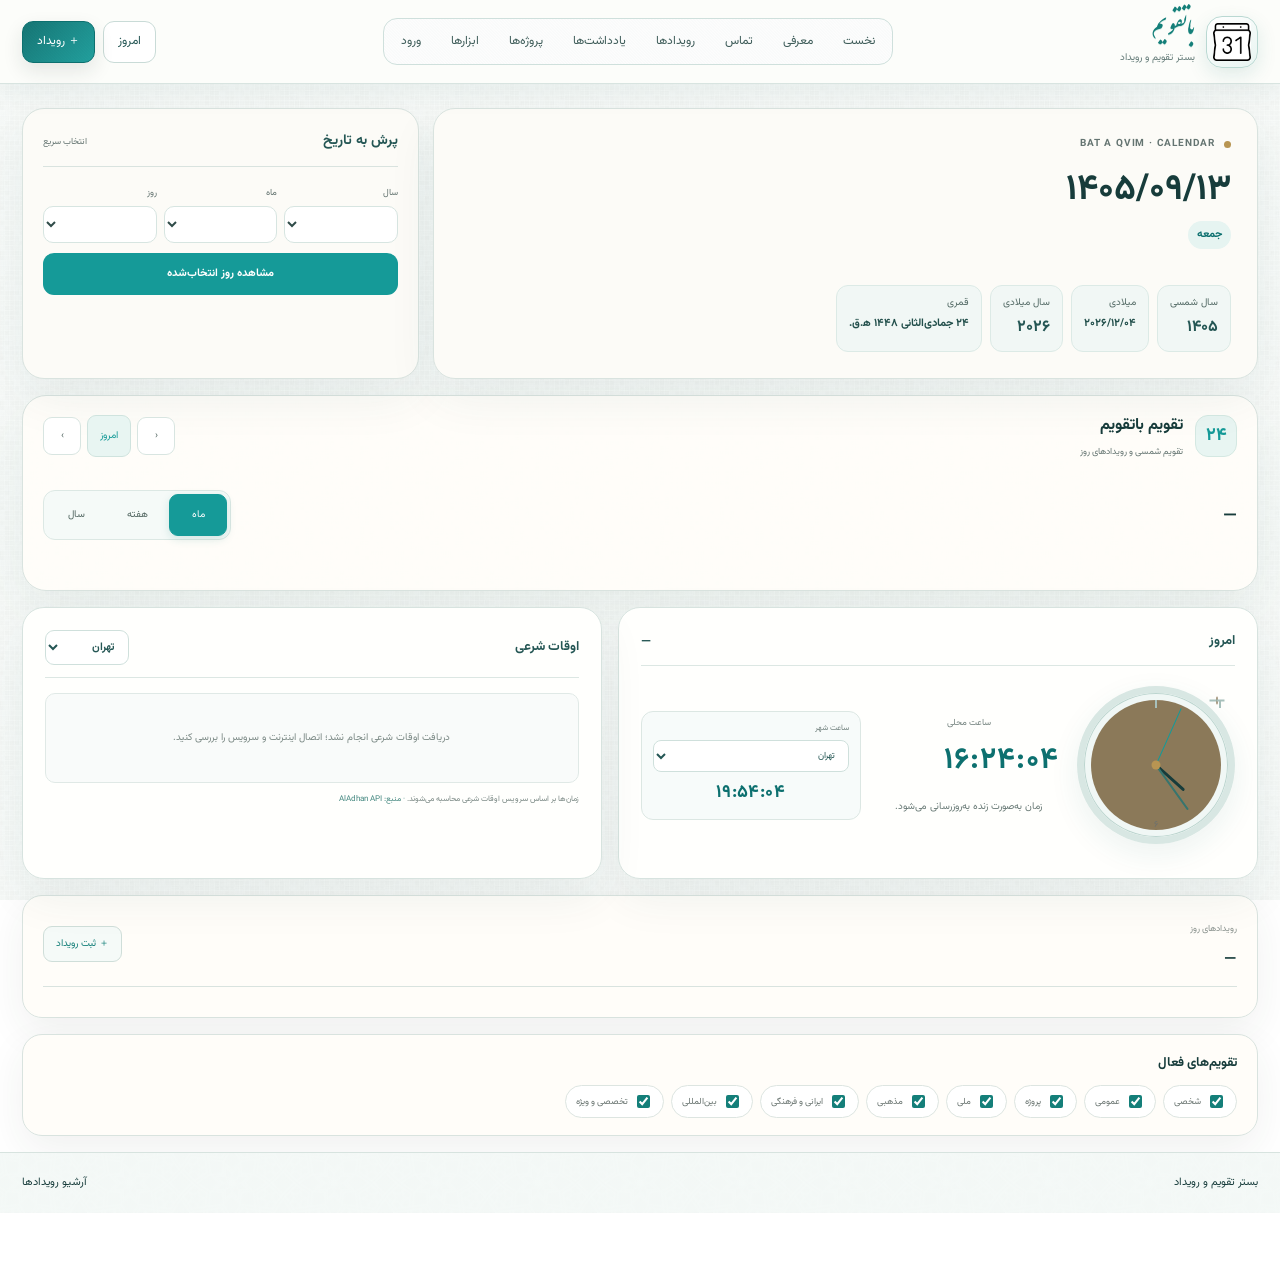
<file: index.html>
<!doctype html>
<html lang="fa" dir="rtl">
<head>
<meta charset="utf-8">
<meta name="viewport" content="width=device-width,initial-scale=1">
<title>باتقویم | تقویم هوشمند زمان و رویداد</title>
<meta name="description" content="تقویم شمسی باتقویم برای مشاهده تاریخ، رویدادها و برنامه‌ریزی.">
<meta name="theme-color" content="#147f79">
<link rel="icon" href="assets/images/logo.png" type="image/png">
<link rel="stylesheet" href="assets/css/app.css?v=20261002-13">
</head>
<body >

<header class="topbar">
  <a class="brand" href="index.html">
    <span class="brand-logo"><img src="assets/images/logo.png" alt="لوگوی باتقویم"></span>
    <span><b>باتقویم</b><small>بستر تقویم و رویداد</small></span>
  </a>
  <nav>
    <a href="index.html">نخست</a><a href="about.html">معرفی</a><a href="contact.html">تماس</a>
    <a href="events.html">رویدادها</a><a href="notes.html">یادداشت‌ها</a><a href="projects.html">پروژه‌ها</a>
    <a href="tools.html">ابزارها</a><a href="login.html">ورود</a>
  </nav>
  <div class="top-actions">
    <button id="todayBtn" class="today" type="button">امروز</button>
    <button id="addTop" class="add-btn" type="button">＋ رویداد</button>
  </div>
</header>

<main class="home-new">

  <!-- HERO -->
  <section class="home-hero">
    <div class="hero-date">
      <div class="hero-kicker"><i></i><span>BAT A QVIM · CALENDAR</span></div>
      <h1 id="todayJalali">—</h1>
      <span class="weekday" id="todayWeekday">—</span>
      <div class="hero-date-grid">
        <span>سال شمسی <b id="todayJalaliYear">—</b></span>
        <span>میلادی <b id="todayGregorian">—</b></span>
        <span>سال میلادی <b id="todayGregorianYear">—</b></span>
        <span>قمری <b id="todayLunar">—</b></span>
      </div>
    </div>
    <div class="hero-tools">
      <div class="hero-tools-head"><b>پرش به تاریخ</b><small>انتخاب سریع</small></div>
      <div class="quick-date">
        <label>سال<select id="yearSelect"></select></label>
        <label>ماه<select id="monthSelect"></select></label>
        <label>روز<select id="daySelect"></select></label>
      </div>
      <button id="openDayBtn" class="primary-action" type="button">مشاهده روز انتخاب‌شده</button>
    </div>
  </section>

  <!-- CALENDAR -->
  <section class="calendar-card" id="calendar">
    <div class="calendar-top">
      <div class="calendar-heading">
        <span class="mark" id="calMark">۲۴</span>
        <div><b>تقویم باتقویم</b><small>تقویم شمسی و رویدادهای روز</small></div>
      </div>
      <div class="calendar-actions">
        <button id="prevBtn" type="button" aria-label="قبلی">‹</button>
        <button id="todayBtn2" class="today" type="button">امروز</button>
        <button id="nextBtn" type="button" aria-label="بعدی">›</button>
      </div>
    </div>

    <div class="calendar-nav-title">
      <div class="month-title"><button id="monthPicker" type="button">—</button></div>
      <div class="views" role="tablist" aria-label="نمایش تقویم">
        <button class="view active" data-view="month" type="button" role="tab" aria-selected="true">ماه</button>
        <button class="view" data-view="week" type="button" role="tab" aria-selected="false">هفته</button>
        <button class="view" data-view="year" type="button" role="tab" aria-selected="false">سال</button>
      </div>
    </div>

    <div class="home-calendar-body">
      <div id="calendarView" aria-live="polite"></div>
    </div>
  </section>

  <!-- TODAY SERVICES -->
  <section class="today-dashboard" aria-label="امروز و خدمات زمانی">
    <article class="today-date-panel">
      <div class="today-panel-head"><span>امروز</span><span id="prayerDate">—</span></div>
      <div class="clock-row">
        <div class="analog-clock" aria-label="ساعت آنالوگ"><i class="tick"></i><i class="tick t2"></i><i class="tick t3"></i><i class="tick t4"></i><i class="clock-hand hour"></i><i class="clock-hand minute"></i><i class="clock-hand second"></i><i class="clock-center"></i></div>
        <div class="digital-clock"><small>ساعت محلی</small><strong id="liveClock">—</strong><span>زمان به‌صورت زنده به‌روزرسانی می‌شود.</span></div>
        <div class="world-clock-picker"><label for="worldClockCity">ساعت شهر</label><select id="worldClockCity"><option value="Tehran">تهران</option><option value="Baku">باکو</option><option value="Istanbul">استانبول</option><option value="Dubai">دبی</option><option value="London">لندن</option><option value="Paris">پاریس</option><option value="Tokyo">توکیو</option><option value="NewYork">نیویورک</option></select><strong id="worldClockTime">—</strong></div>
      </div>
    </article>
    <article class="prayer-panel">
      <div class="today-panel-head"><span>اوقات شرعی</span><select id="prayerCity" aria-label="شهر اوقات شرعی"><option value="Tehran">تهران</option><option value="Mashhad">مشهد</option><option value="Isfahan">اصفهان</option><option value="Shiraz">شیراز</option><option value="Tabriz">تبریز</option></select></div>
      <div id="prayerTimes" class="prayer-grid"><div class="prayer-loading">در حال دریافت…</div></div>
      <small class="prayer-source">زمان‌ها بر اساس سرویس اوقات شرعی محاسبه می‌شوند.</small>
    </article>
  </section>

  <!-- SELECTED DAY -->
  <section class="selected-day-card">
    <div class="selected-day-head">
      <div><span>رویدادهای روز</span><h2 id="selectedTitle">—</h2></div>
      <button id="addSelectedEvent" class="day-add" type="button">＋ ثبت رویداد</button>
    </div>
    <div id="dayEvents" class="selected-day-events"></div>
  </section>

  <!-- FILTERS -->
  <section class="home-filters">
    <h2>تقویم‌های فعال</h2>
    <div class="filter-strip">
      <label><input type="checkbox" checked data-filter="personal"> شخصی</label>
      <label><input type="checkbox" checked data-filter="public"> عمومی</label>
      <label><input type="checkbox" checked data-filter="project"> پروژه</label>
      <label><input type="checkbox" checked data-filter="national"> ملی</label>
      <label><input type="checkbox" checked data-filter="religious"> مذهبی</label>
      <label><input type="checkbox" checked data-filter="iranian"> ایرانی و فرهنگی</label>
      <label><input type="checkbox" checked data-filter="international"> بین‌المللی</label>
      <label><input type="checkbox" checked data-filter="special"> تخصصی و ویژه</label>
    </div>
  </section>

  <footer>
    <span>بستر تقویم و رویداد</span>
    <a href="events.html">آرشیو رویدادها</a>
  </footer>
</main>

<!-- MODAL -->
<div class="modal" id="eventModal" hidden>
  <div class="modal-card" role="dialog" aria-modal="true" aria-labelledby="modalTitle">
    <button class="close" id="closeModal" type="button" aria-label="بستن">×</button>
    <h2 id="modalTitle">ثبت رویداد</h2>
    <form id="eventForm">
      <label>عنوان رویداد<input id="eventTitle" required maxlength="80" placeholder="عنوان رویداد"></label>
      <label>تاریخ<input id="eventDate" required type="text" inputmode="numeric" placeholder="۱۴۰۵/۰۷/۱۰"></label>
      <label>نوع
        <select id="eventType">
          <option value="personal">شخصی</option>
          <option value="public">عمومی</option>
          <option value="project">پروژه</option>
        </select>
      </label>
      <label>زمان<input id="eventTime" type="time"></label>
      <label>توضیح<textarea id="eventNote" rows="3" maxlength="180"></textarea></label>
      <button class="save" type="submit">ذخیره رویداد</button>
    </form>
  </div>
</div>

<!-- داده‌ها -->
<script src="assets/data/recurring-events.js"></script>
<script src="assets/data/events-1404.js"></script>
<script src="assets/data/events-1405.js"></script>
<script src="assets/data/events-1406.js"></script>



<!-- ساعت و اوقات شرعی (اختیاری؛ از فایل خودتان استفاده کنید) -->
<script src="assets/js/app.js?v=20261002-14"></script>
<script src="assets/data/iran-provinces.js"></script>
<script src="assets/js/home-tools.js?v=20261002-10"></script>
<script src="assets/js/site.js?v=20261002-3"></script>
</body>
</html>
</file>
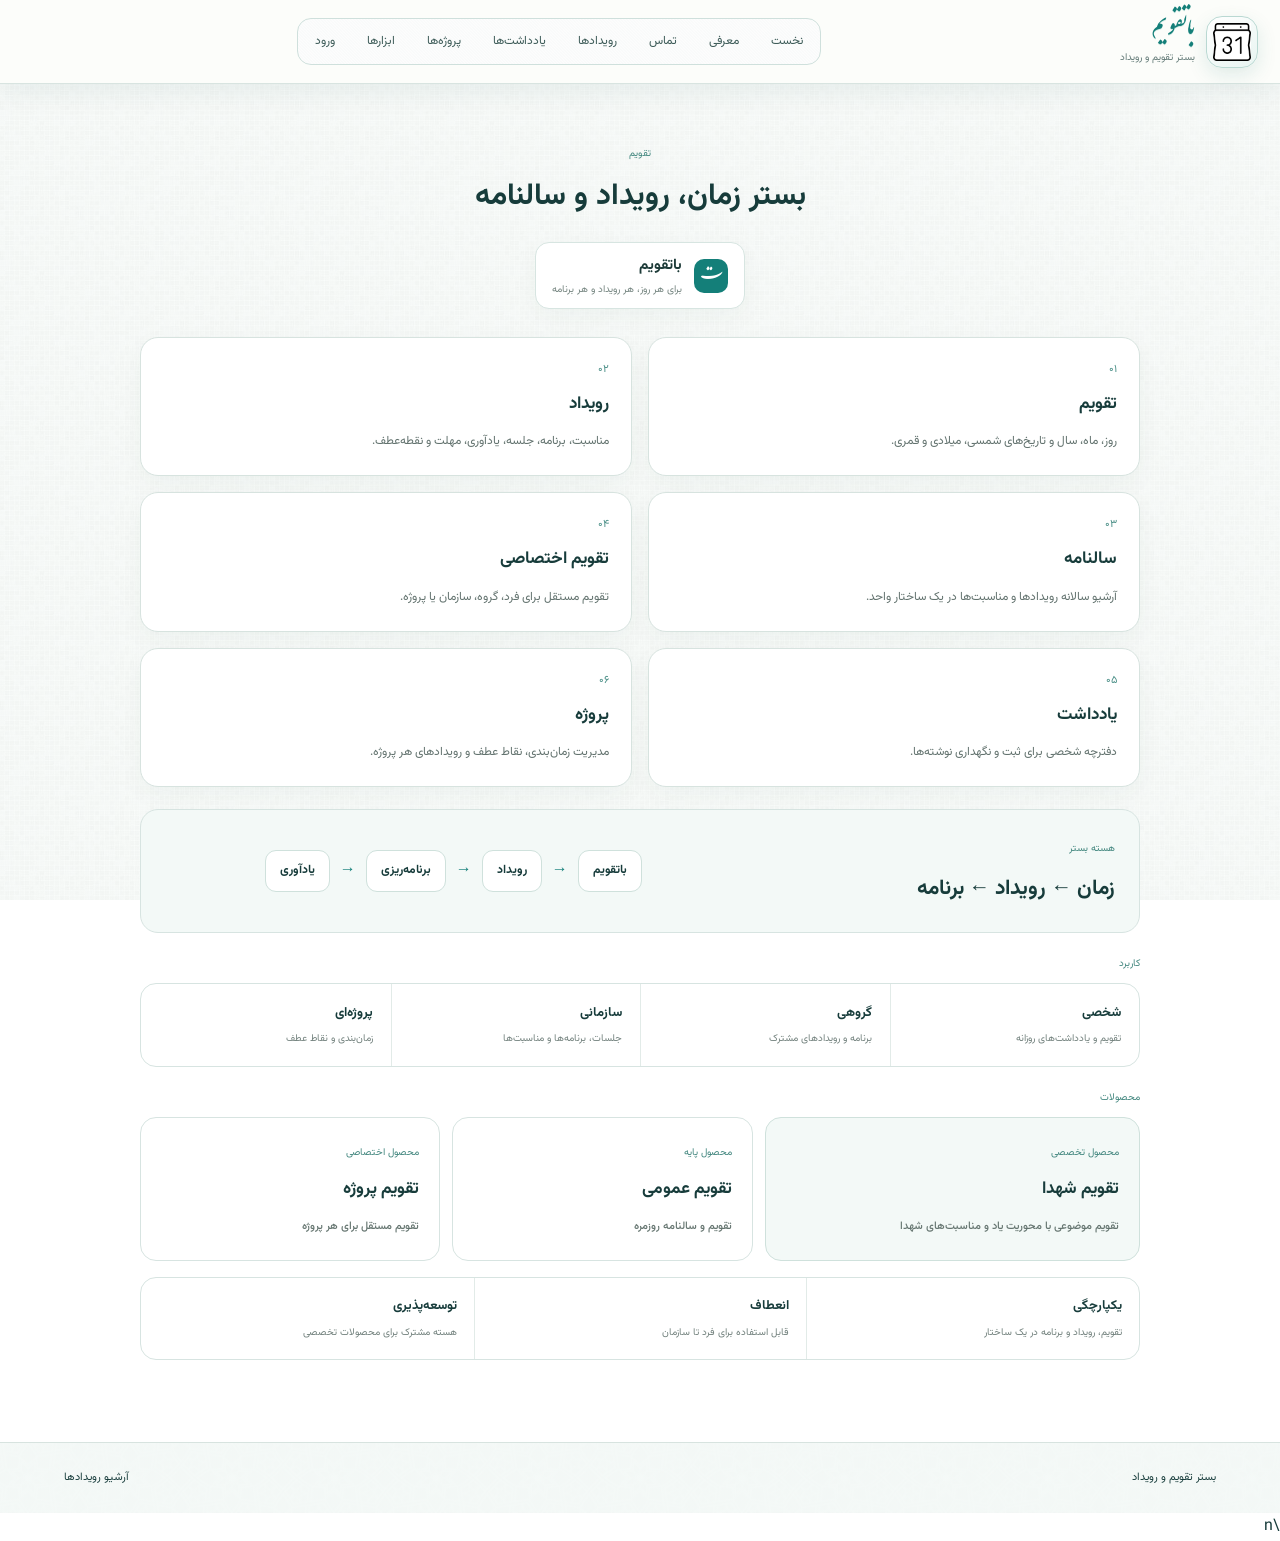
<file: about.html>
<!doctype html><html lang="fa" dir="rtl"><head><meta charset="utf-8"><meta name="viewport" content="width=device-width,initial-scale=1"><title>معرفی | باتقویم</title><link rel="icon" href="assets/images/logo.png" type="image/png"><link rel="stylesheet" href="assets/css/app.css"></head><body><header class="topbar"><a class="brand" href="index.html"><span class="brand-logo"><img src="assets/images/logo.png" alt="لوگوی باتقویم"></span><span><b>باتقویم</b><small>بستر تقویم و رویداد</small></span></a><nav><a href="index.html">نخست</a><a href="about.html">معرفی</a><a href="contact.html">تماس</a><a href="events.html">رویدادها</a><a href="notes.html">یادداشت‌ها</a><a href="projects.html">پروژه‌ها</a><a href="tools.html">ابزارها</a><a href="login.html">ورود</a></nav></header><main><section class="section standalone-content about-page"><div class="about-hero"><span>تقویم</span><h1>بستر زمان، رویداد و سالنامه</h1><div class="about-identity"><span class="about-identity-mark">ت</span><div><b>باتقویم</b><small>برای هر روز، هر رویداد و هر برنامه</small></div></div></div><div class="about-grid about-core-grid"><article class="content-card"><span class="card-kicker">۰۱</span><h3>تقویم</h3><p>روز، ماه، سال و تاریخ‌های شمسی، میلادی و قمری.</p></article><article class="content-card"><span class="card-kicker">۰۲</span><h3>رویداد</h3><p>مناسبت، برنامه، جلسه، یادآوری، مهلت و نقطه‌عطف.</p></article><article class="content-card"><span class="card-kicker">۰۳</span><h3>سالنامه</h3><p>آرشیو سالانه رویدادها و مناسبت‌ها در یک ساختار واحد.</p></article><article class="content-card"><span class="card-kicker">۰۴</span><h3>تقویم اختصاصی</h3><p>تقویم مستقل برای فرد، گروه، سازمان یا پروژه.</p></article><article class="content-card"><span class="card-kicker">۰۵</span><h3>یادداشت</h3><p>دفترچه شخصی برای ثبت و نگهداری نوشته‌ها.</p></article><article class="content-card"><span class="card-kicker">۰۶</span><h3>پروژه</h3><p>مدیریت زمان‌بندی، نقاط عطف و رویدادهای هر پروژه.</p></article></div><div class="about-wide about-architecture"><div><span>هسته بستر</span><h2>زمان ← رویداد ← برنامه</h2></div><div class="about-flow"><b>باتقویم</b><i>→</i><b>رویداد</b><i>→</i><b>برنامه‌ریزی</b><i>→</i><b>یادآوری</b></div></div><div class="about-audience"><div class="about-section-label">کاربرد</div><div class="about-audience-grid"><article><b>شخصی</b><span>تقویم و یادداشت‌های روزانه</span></article><article><b>گروهی</b><span>برنامه و رویدادهای مشترک</span></article><article><b>سازمانی</b><span>جلسات، برنامه‌ها و مناسبت‌ها</span></article><article><b>پروژه‌ای</b><span>زمان‌بندی و نقاط عطف</span></article></div></div><div class="about-products"><div class="about-section-label">محصولات</div><div class="about-product-grid"><article class="about-product-feature"><span>محصول تخصصی</span><h3>تقویم شهدا</h3><b>تقویم موضوعی با محوریت یاد و مناسبت‌های شهدا</b></article><article><span>محصول پایه</span><h3>تقویم عمومی</h3><b>تقویم و سالنامه روزمره</b></article><article><span>محصول اختصاصی</span><h3>تقویم پروژه</h3><b>تقویم مستقل برای هر پروژه</b></article></div></div><div class="about-principles"><div><b>یکپارچگی</b><span>تقویم، رویداد و برنامه در یک ساختار</span></div><div><b>انعطاف</b><span>قابل استفاده برای فرد تا سازمان</span></div><div><b>توسعه‌پذیری</b><span>هسته مشترک برای محصولات تخصصی</span></div></div></section></main><footer><span>بستر تقویم و رویداد</span><a href="events.html">آرشیو رویدادها</a></footer><script src="assets/js/site.js?v=20261002-1"></script>\n</body></html>
</file>
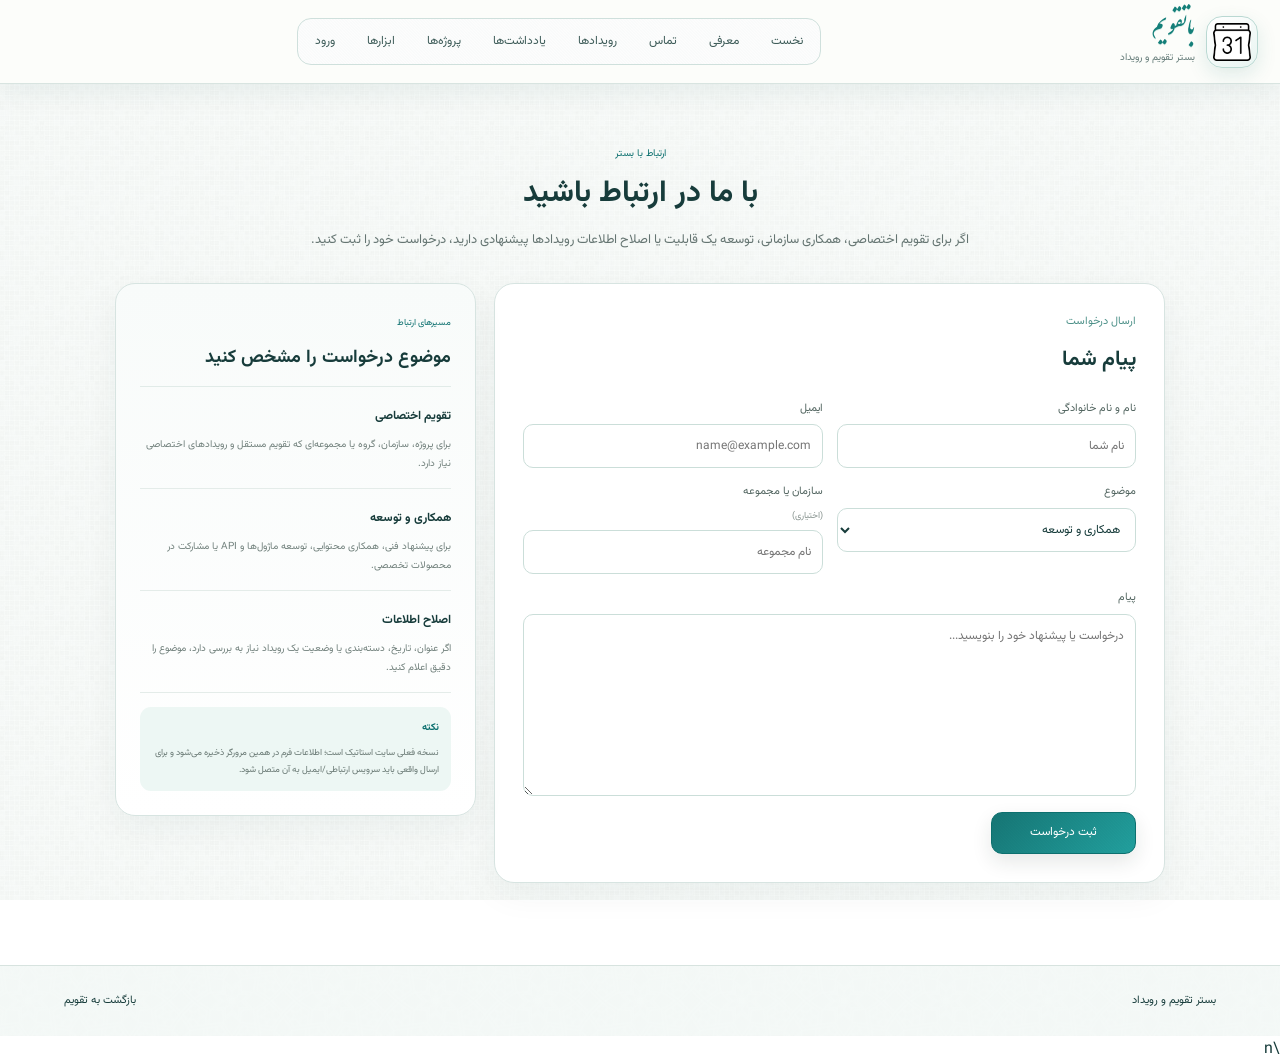
<file: contact.html>
<!doctype html>
<html lang="fa" dir="rtl">
<head><meta charset="utf-8"><meta name="viewport" content="width=device-width,initial-scale=1">
<title>تماس | باتقویم</title><meta name="description" content="ارتباط، پیشنهاد، همکاری و درخواست توسعه برای بستر تقویم و رویداد">
<link rel="icon" href="assets/images/logo.png" type="image/png"><link rel="stylesheet" href="assets/css/app.css">
</head>
<body>
<header class="topbar">
<a class="brand" href="index.html"><span class="brand-logo"><img src="assets/images/logo.png" alt="لوگوی باتقویم"></span><span><b>باتقویم</b><small>بستر تقویم و رویداد</small></span></a>
<nav><a href="index.html">نخست</a><a href="about.html">معرفی</a><a href="contact.html">تماس</a><a href="events.html">رویدادها</a><a href="notes.html">یادداشت‌ها</a><a href="projects.html">پروژه‌ها</a><a href="tools.html">ابزارها</a><a href="login.html">ورود</a></nav>
</header>
<main>
<section class="section standalone-content contact-page">
<div class="contact-hero"><span>ارتباط با بستر</span><h1 class="page-title">با ما در ارتباط باشید</h1><p>اگر برای تقویم اختصاصی، همکاری سازمانی، توسعه یک قابلیت یا اصلاح اطلاعات رویدادها پیشنهادی دارید، درخواست خود را ثبت کنید.</p></div>
<div class="contact-layout">
<article class="contact-form-card">
<div class="card-kicker">ارسال درخواست</div><h2>پیام شما</h2>
<form id="contactForm">
<div class="contact-form-grid">
<label>نام و نام خانوادگی<input id="contactName" required maxlength="80" placeholder="نام شما"></label>
<label>ایمیل<input id="contactEmail" type="email" required maxlength="120" placeholder="name@example.com"></label>
<label>موضوع<select id="contactTopic"><option>همکاری و توسعه</option><option>تقویم اختصاصی</option><option>گزارش خطا یا اصلاح اطلاعات</option><option>پیشنهاد قابلیت</option><option>سایر</option></select></label>
<label>سازمان یا مجموعه <span>(اختیاری)</span><input id="contactOrg" maxlength="100" placeholder="نام مجموعه"></label>
<label class="contact-message">پیام<textarea id="contactMessage" rows="7" required maxlength="1500" placeholder="درخواست یا پیشنهاد خود را بنویسید..."></textarea></label>
</div>
<div class="contact-form-actions"><button class="add-btn" type="submit">ثبت درخواست</button><span id="contactStatus"></span></div>
</form>
</article>
<aside class="contact-side">
<div class="contact-side-head"><span>مسیرهای ارتباط</span><h2>موضوع درخواست را مشخص کنید</h2></div>
<div class="contact-route"><b>تقویم اختصاصی</b><p>برای پروژه، سازمان، گروه یا مجموعه‌ای که تقویم مستقل و رویدادهای اختصاصی نیاز دارد.</p></div>
<div class="contact-route"><b>همکاری و توسعه</b><p>برای پیشنهاد فنی، همکاری محتوایی، توسعه ماژول‌ها و API یا مشارکت در محصولات تخصصی.</p></div>
<div class="contact-route"><b>اصلاح اطلاعات</b><p>اگر عنوان، تاریخ، دسته‌بندی یا وضعیت یک رویداد نیاز به بررسی دارد، موضوع را دقیق اعلام کنید.</p></div>
<div class="contact-note"><b>نکته</b><span>نسخه فعلی سایت استاتیک است؛ اطلاعات فرم در همین مرورگر ذخیره می‌شود و برای ارسال واقعی باید سرویس ارتباطی/ایمیل به آن متصل شود.</span></div>
</aside>
</div>
</section>
</main>
<footer><span>بستر تقویم و رویداد</span><a href="index.html">بازگشت به تقویم</a></footer>
<script>
(()=>{const f=document.getElementById('contactForm'),s=document.getElementById('contactStatus');f.addEventListener('submit',e=>{e.preventDefault();const item={name:contactName.value,email:contactEmail.value,topic:contactTopic.value,org:contactOrg.value,message:contactMessage.value,createdAt:new Date().toISOString()};const list=JSON.parse(localStorage.getItem('bataqvim-contact')||'[]');list.push(item);localStorage.setItem('bataqvim-contact',JSON.stringify(list));s.textContent='درخواست در این مرورگر ثبت شد.';s.className='contact-success';f.reset()})})();
</script>
<script src="assets/js/site.js?v=20261002-1"></script>\n</body></html>
</file>
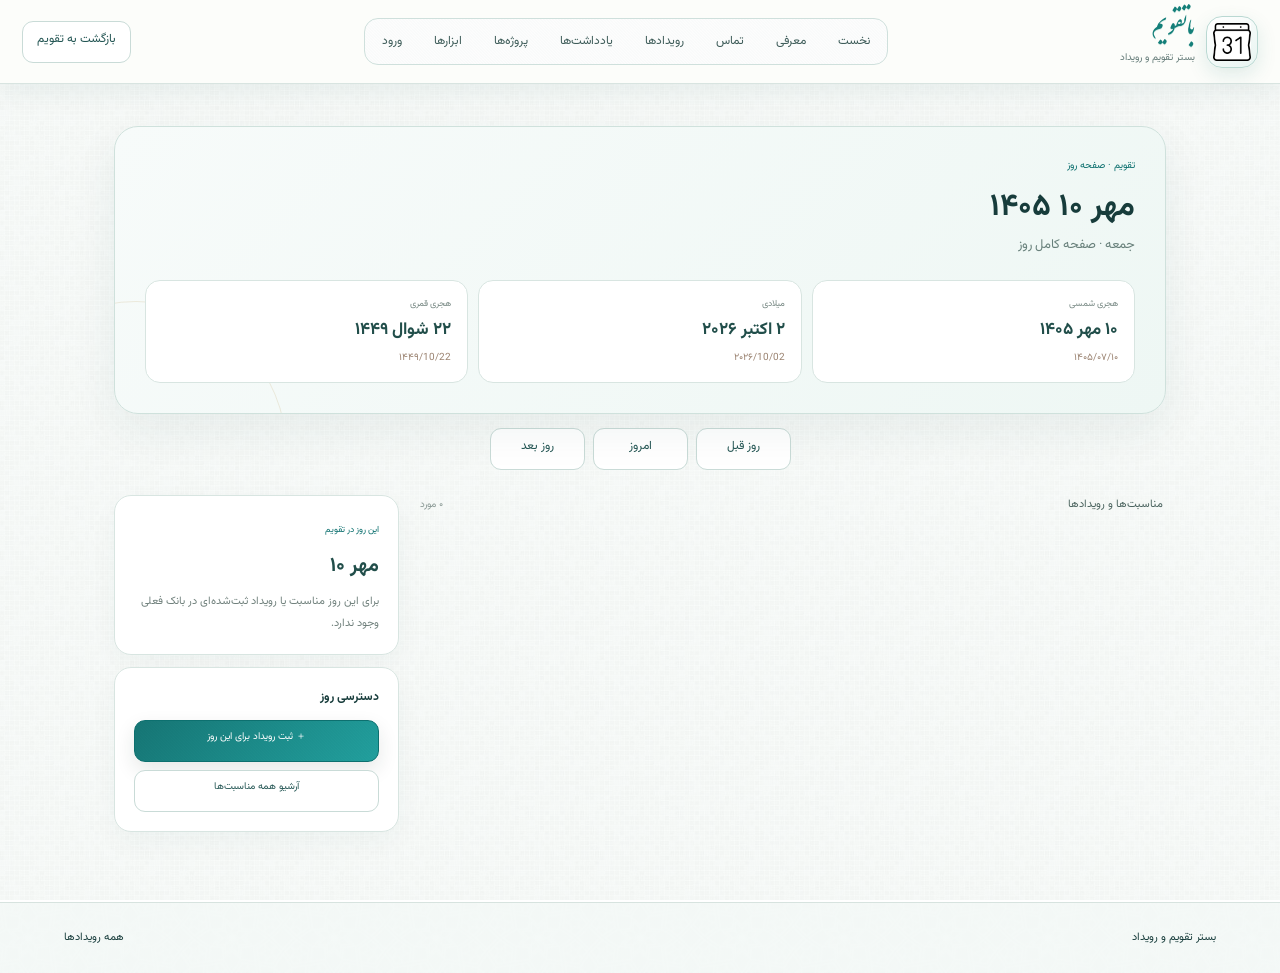
<file: day.html>
<!doctype html><html lang="fa" dir="rtl"><head><meta charset="utf-8"><meta name="viewport" content="width=device-width,initial-scale=1"><title>صفحه روز | باتقویم</title><meta name="description" content="صفحه کامل روز در تقویم؛ تاریخ شمسی، میلادی، قمری و مناسبت‌های روز."><link rel="icon" href="assets/images/logo.png" type="image/png"><link rel="stylesheet" href="assets/css/app.css"></head><body><header class="topbar"><a class="brand" href="./"><span class="brand-logo"><img src="assets/images/logo.png" alt="لوگوی باتقویم"></span><span><b>باتقویم</b><small>بستر تقویم و رویداد</small></span></a><nav><a href="index.html">نخست</a><a href="about.html">معرفی</a><a href="contact.html">تماس</a><a href="events.html">رویدادها</a><a href="notes.html">یادداشت‌ها</a><a href="projects.html">پروژه‌ها</a><a href="tools.html">ابزارها</a><a href="login.html">ورود</a></nav><div class="top-actions"><a class="outline" href="index.html">بازگشت به تقویم</a></div></header><main class="day-modern-page"><section class="day-hero"><div class="day-hero-kicker">تقویم · صفحه روز</div><div class="day-hero-main"><div><h1 id="dayPageTitle">صفحه روز</h1><p id="dayPageWeekday">—</p></div><div id="holidayBadge" class="holiday-badge" hidden>تعطیل رسمی</div></div><div class="day-date-triad"><article><span>هجری شمسی</span><b id="jalaliDate">—</b><small id="jalaliNumeric">—</small></article><article><span>میلادی</span><b id="gregorianDate">—</b><small id="gregorianNumeric">—</small></article><article><span>هجری قمری</span><b id="lunarDate">—</b><small id="lunarNumeric">—</small></article></div></section><section class="day-navigation"><a id="prevDay" class="outline" href="#">روز قبل</a><a id="todayDay" class="outline" href="#">امروز</a><a id="nextDay" class="outline" href="#">روز بعد</a></section><section class="day-content-grid"><div class="day-events-column"><div class="day-section-head"><span>مناسبت‌ها و رویدادها</span><b id="eventCountLabel">—</b></div><section class="occasion-group" id="officialGroup"><div class="occasion-group-head"><span class="occasion-mark national-mark"></span><div><small>رسمی و ملی</small><h2>مناسبت‌های رسمی و ملی</h2></div></div><div id="officialEvents" class="occasion-list"></div></section><section class="occasion-group" id="religiousGroup"><div class="occasion-group-head"><span class="occasion-mark religious-mark"></span><div><small>تقویم قمری و مذهبی</small><h2>مناسبت‌های مذهبی</h2></div></div><div id="religiousEvents" class="occasion-list"></div></section><section class="occasion-group" id="cultureGroup"><div class="occasion-group-head"><span class="occasion-mark culture-mark"></span><div><small>فرهنگ و تاریخ</small><h2>فرهنگی، تاریخی و ایرانی</h2></div></div><div id="cultureEvents" class="occasion-list"></div></section><section class="occasion-group" id="internationalGroup"><div class="occasion-group-head"><span class="occasion-mark international-mark"></span><div><small>تقویم جهانی</small><h2>مناسبت‌های بین‌المللی</h2></div></div><div id="internationalEvents" class="occasion-list"></div></section><section class="occasion-group" id="specialGroup"><div class="occasion-group-head"><span class="occasion-mark special-mark"></span><div><small>زمان و برنامه‌ریزی</small><h2>رویدادهای اختصاصی</h2></div></div><div id="specialEvents" class="occasion-list"></div></section></div><aside class="day-aside"><article class="day-aside-card"><span class="aside-kicker">این روز در تقویم</span><h2 id="asideDateTitle">—</h2><p id="asideSummary">—</p></article><article class="day-aside-card day-tools-card"><b>دسترسی روز</b><a id="addDayLink" class="add-btn" href="#">＋ ثبت رویداد برای این روز</a><a href="events.html" class="outline">آرشیو همه مناسبت‌ها</a></article></aside></section></main><footer><span>بستر تقویم و رویداد</span><a href="events.html">همه رویدادها</a></footer><script src="assets/data/recurring-events.js"></script><script src="assets/js/day-page.js"></script><script src="assets/js/site.js?v=20261002-1"></script></body></html>
</file>
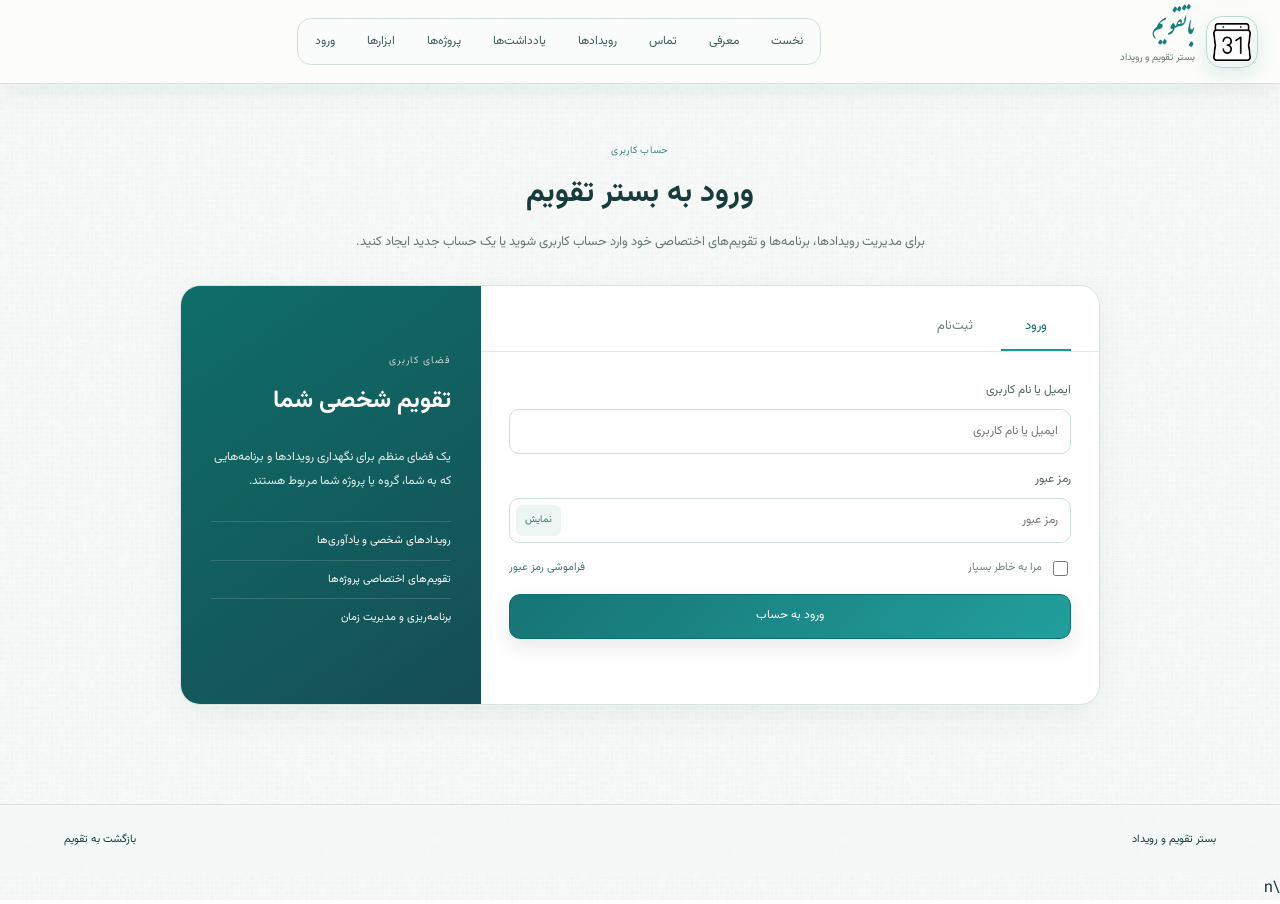
<file: login.html>
<!doctype html><html lang="fa" dir="rtl"><head><meta charset="utf-8"><meta name="viewport" content="width=device-width,initial-scale=1"><title>ورود | باتقویم</title><link rel="icon" href="assets/images/logo.png" type="image/png"><link rel="stylesheet" href="assets/css/app.css"></head><body><header class="topbar"><a class="brand" href="index.html"><span class="brand-logo"><img src="assets/images/logo.png" alt="لوگوی باتقویم"></span><span><b>باتقویم</b><small>بستر تقویم و رویداد</small></span></a><nav><a href="index.html">نخست</a><a href="about.html">معرفی</a><a href="contact.html">تماس</a><a href="events.html">رویدادها</a><a href="notes.html">یادداشت‌ها</a><a href="projects.html">پروژه‌ها</a><a href="tools.html">ابزارها</a><a href="login.html">ورود</a></nav></header><main><section class="section standalone-content auth-page auth-page-refined"><div class="auth-hero"><span>حساب کاربری</span><h1>ورود به بستر تقویم</h1><p>برای مدیریت رویدادها، برنامه‌ها و تقویم‌های اختصاصی خود وارد حساب کاربری شوید یا یک حساب جدید ایجاد کنید.</p></div><div class="auth-shell"><div class="auth-main"><div class="auth-tabs"><button type="button" class="auth-tab active" data-auth="login">ورود</button><button type="button" class="auth-tab" data-auth="register">ثبت‌نام</button></div><div class="auth-panels"><form class="auth-form active" id="loginForm"><label>ایمیل یا نام کاربری<input type="text" name="identity" autocomplete="username" placeholder="ایمیل یا نام کاربری" required></label><label>رمز عبور<div class="password-field"><input type="password" name="password" autocomplete="current-password" placeholder="رمز عبور" required><button type="button" class="password-toggle">نمایش</button></div></label><div class="auth-options"><label class="check"><input type="checkbox"> مرا به خاطر بسپار</label><a href="#" id="forgotLink">فراموشی رمز عبور</a></div><button class="add-btn auth-submit" type="submit">ورود به حساب</button><p class="auth-message" id="loginMessage"></p></form><form class="auth-form" id="registerForm"><label>نام و نام خانوادگی<input type="text" name="name" autocomplete="name" placeholder="نام و نام خانوادگی" required></label><label>ایمیل<input type="email" name="email" autocomplete="email" placeholder="ایمیل" required></label><label>رمز عبور<input type="password" name="password" autocomplete="new-password" placeholder="حداقل ۶ کاراکتر" minlength="6" required></label><label>تکرار رمز عبور<input type="password" name="password2" autocomplete="new-password" placeholder="تکرار رمز عبور" minlength="6" required></label><label class="check terms"><input type="checkbox" required> قوانین و شرایط استفاده را می‌پذیرم</label><button class="add-btn auth-submit" type="submit">ایجاد حساب</button><p class="auth-message" id="registerMessage"></p></form></div></div><aside class="auth-aside"><span class="auth-mark">فضای کاربری</span><h2>تقویم شخصی شما</h2><p>یک فضای منظم برای نگهداری رویدادها و برنامه‌هایی که به شما، گروه یا پروژه شما مربوط هستند.</p><ul><li>رویدادهای شخصی و یادآوری‌ها</li><li>تقویم‌های اختصاصی پروژه‌ها</li><li>برنامه‌ریزی و مدیریت زمان</li></ul></aside></div></section></main><footer><span>بستر تقویم و رویداد</span><a href="index.html">بازگشت به تقویم</a></footer><script src="assets/js/login.js"></script><script src="assets/js/site.js?v=20261002-1"></script>\n</body></html>
</file>
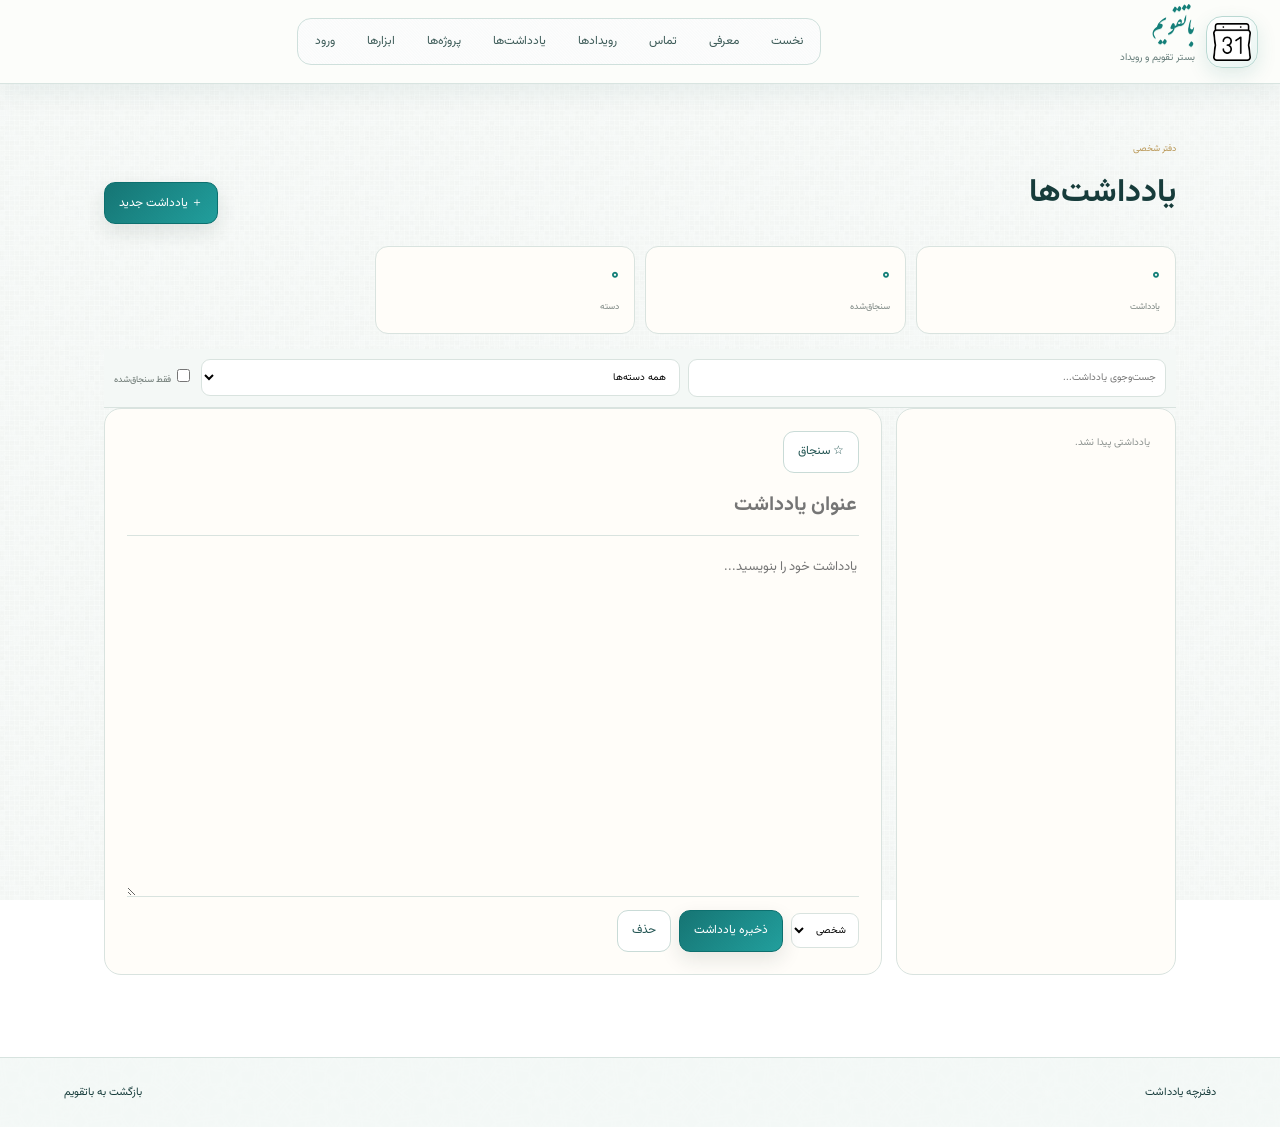
<file: notes.html>
<!doctype html><html lang="fa" dir="rtl"><head><meta charset="utf-8"><meta name="viewport" content="width=device-width,initial-scale=1"><title>یادداشت‌ها | باتقویم</title><link rel="icon" href="assets/images/logo.png" type="image/png"><link rel="stylesheet" href="assets/css/app.css"></head><body>
<header class="topbar"><a class="brand" href="index.html"><span class="brand-logo"><img src="assets/images/logo.png" alt="لوگوی باتقویم"></span><span><b>باتقویم</b><small>بستر تقویم و رویداد</small></span></a><nav><a href="index.html">نخست</a><a href="about.html">معرفی</a><a href="contact.html">تماس</a><a href="events.html">رویدادها</a><a class="active" href="notes.html">یادداشت‌ها</a><a href="projects.html">پروژه‌ها</a><a href="tools.html">ابزارها</a><a href="login.html">ورود</a></nav></header>
<main><section class="section workspace-page notes-workspace"><div class="workspace-page-head"><div><span>دفتر شخصی</span><h1 class="page-title">یادداشت‌ها</h1></div><div class="workspace-head-actions"><button id="newNote" class="add-btn" type="button">＋ یادداشت جدید</button></div></div>
<div class="workspace-stats"><div><b id="notesCount">۰</b><span>یادداشت</span></div><div><b id="pinnedCount">۰</b><span>سنجاق‌شده</span></div><div><b id="tagCount">۰</b><span>دسته</span></div></div>
<div class="notes-toolbar"><input id="noteSearch" type="search" placeholder="جست‌وجوی یادداشت..."><select id="noteFilter"><option value="all">همه دسته‌ها</option><option>شخصی</option><option>کار</option><option>ایده</option><option>پروژه</option><option>مطالعه</option></select><label><input id="pinnedOnly" type="checkbox"> فقط سنجاق‌شده</label></div>
<div class="notes-layout"><aside class="notes-list" id="notesList"></aside><article class="note-editor"><div class="note-editor-top"><button id="pinNote" class="outline" type="button">☆ سنجاق</button><span id="noteDate"></span></div><input id="noteTitle" class="note-title-input" placeholder="عنوان یادداشت"><textarea id="noteBody" placeholder="یادداشت خود را بنویسید..."></textarea><div class="note-actions"><select id="noteTag"><option>شخصی</option><option>کار</option><option>ایده</option><option>پروژه</option><option>مطالعه</option></select><button id="saveNote" class="add-btn" type="button">ذخیره یادداشت</button><button id="deleteNote" class="outline" type="button">حذف</button></div></article></div></section></main><footer><span>دفترچه یادداشت</span><a href="index.html">بازگشت به باتقویم</a></footer>
<script>
(()=>{"use strict";const $=s=>document.querySelector(s),fa=n=>String(n).replace(/\d/g,d=>"۰۱۲۳۴۵۶۷۸۹"[d]);let notes=JSON.parse(localStorage.getItem("bataqvim-notes")||"[]"),active=null;
const esc=s=>String(s??"").replace(/[&<>"']/g,c=>({"&":"&amp;","<":"&lt;",">":"&gt;",'"':"&quot;","'":"&#39;"}[c]));
function persist(){localStorage.setItem("bataqvim-notes",JSON.stringify(notes));render()}
function render(){const q=$("#noteSearch").value.trim().toLowerCase(),tag=$("#noteFilter").value,pin=$("#pinnedOnly").checked,view=notes.filter(n=>(!q||((n.title+" "+n.body).toLowerCase().includes(q)))&&(tag==="all"||n.tag===tag)&&(!pin||n.pinned));$("#notesCount").textContent=fa(notes.length);$("#pinnedCount").textContent=fa(notes.filter(n=>n.pinned).length);$("#tagCount").textContent=fa(new Set(notes.map(n=>n.tag)).size);$("#notesList").innerHTML=view.length?view.map(n=>'<button class="note-row '+(n.id===active?"active":"")+'" data-id="'+n.id+'"><span class="note-pin">'+(n.pinned?"★":"")+'</span><b>'+esc(n.title||"بدون عنوان")+'</b><small>'+esc(n.tag||"شخصی")+' · '+new Date(n.updatedAt).toLocaleDateString("fa-IR")+'</small></button>').join(""):'<div class="notes-empty">یادداشتی پیدا نشد.</div>';$("#notesList").querySelectorAll("[data-id]").forEach(b=>b.onclick=()=>open(b.dataset.id))}
function open(id){active=id;const n=notes.find(x=>x.id===id);$("#noteTitle").value=n?.title||"";$("#noteBody").value=n?.body||"";$("#noteTag").value=n?.tag||"شخصی";$("#noteDate").textContent=n?"آخرین ویرایش "+new Date(n.updatedAt).toLocaleString("fa-IR"):"یادداشت تازه";$("#pinNote").textContent=n?.pinned?"★ سنجاق‌شده":"☆ سنجاق";render()}
function fresh(){$("#noteTitle").value="";$("#noteBody").value="";$("#noteTag").value="شخصی";$("#noteDate").textContent="یادداشت تازه";active=null;$("#pinNote").textContent="☆ سنجاق";render()}
$("#newNote").onclick=fresh;$("#noteSearch").oninput=render;$("#noteFilter").onchange=render;$("#pinnedOnly").onchange=render;$("#pinNote").onclick=()=>{if(!active)return;const n=notes.find(x=>x.id===active);n.pinned=!n.pinned;n.updatedAt=new Date().toISOString();persist();open(active)};
$("#saveNote").onclick=()=>{const title=$("#noteTitle").value.trim(),body=$("#noteBody").value.trim();if(!title&&!body)return;const id=active||Date.now().toString(36),old=notes.find(n=>n.id===id),item={id,title,body,tag:$("#noteTag").value,pinned:old?.pinned||false,updatedAt:new Date().toISOString()};const i=notes.findIndex(n=>n.id===id);if(i<0)notes.unshift(item);else notes[i]=item;active=id;persist();open(id)};
$("#deleteNote").onclick=()=>{if(!active)return;notes=notes.filter(n=>n.id!==active);persist();fresh()};render();if(notes[0])open(notes[0].id);})();
</script><script src="assets/js/site.js?v=20261002-3"></script></body></html>
</file>
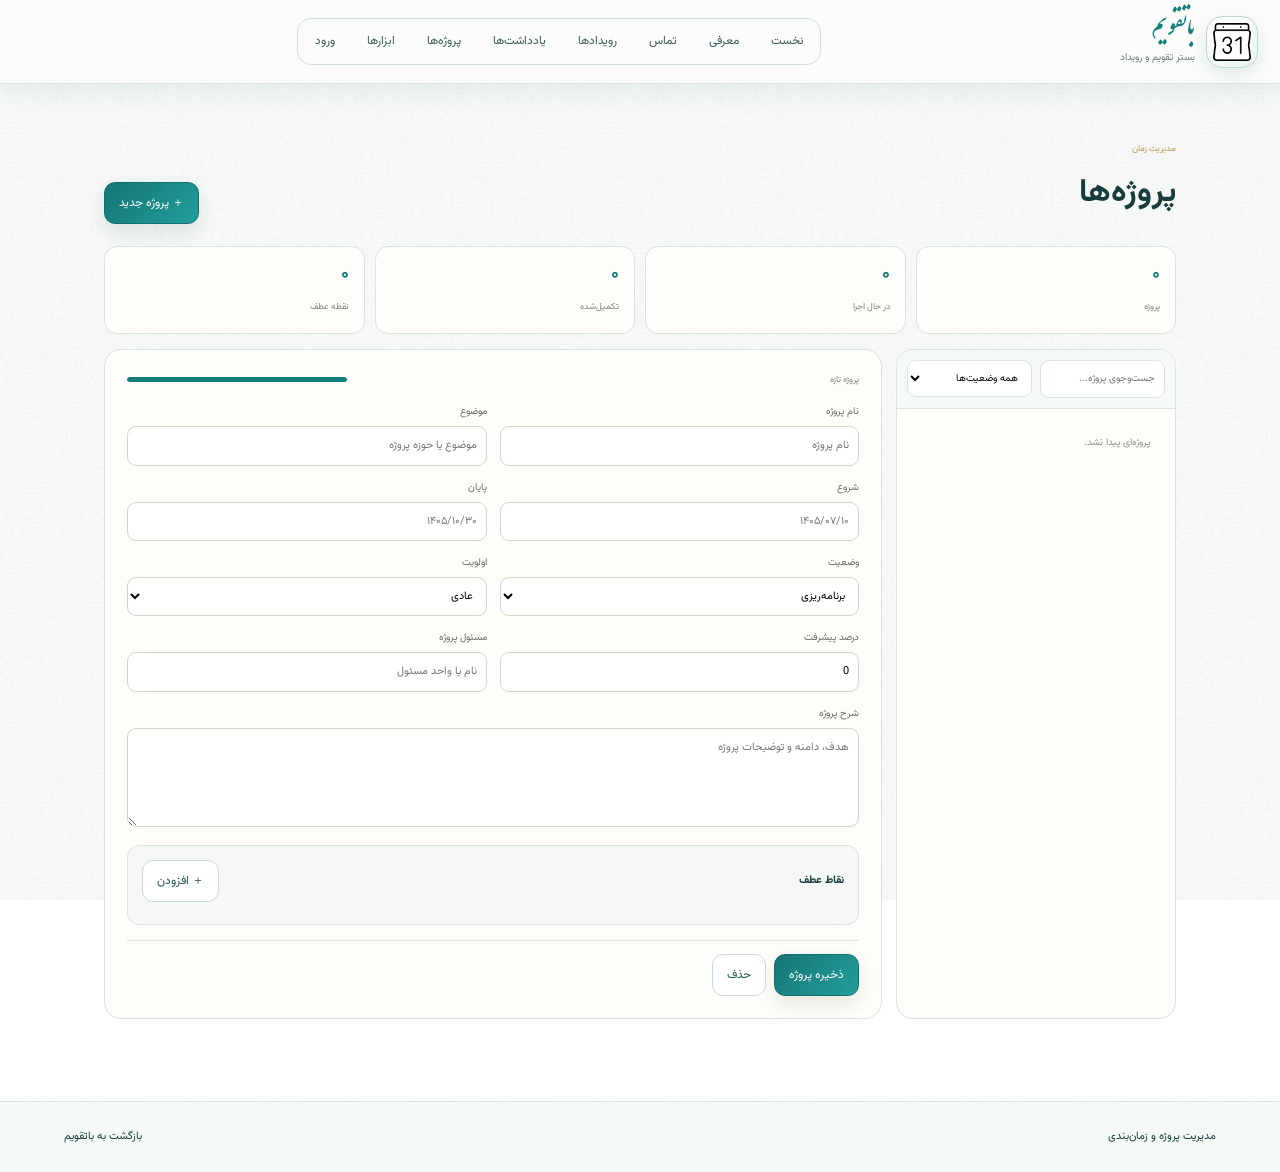
<file: projects.html>
<!doctype html><html lang="fa" dir="rtl"><head><meta charset="utf-8"><meta name="viewport" content="width=device-width,initial-scale=1"><title>پروژه‌ها | باتقویم</title><link rel="icon" href="assets/images/logo.png" type="image/png"><link rel="stylesheet" href="assets/css/app.css"></head><body>
<header class="topbar"><a class="brand" href="index.html"><span class="brand-logo"><img src="assets/images/logo.png" alt="لوگوی باتقویم"></span><span><b>باتقویم</b><small>بستر تقویم و رویداد</small></span></a><nav><a href="index.html">نخست</a><a href="about.html">معرفی</a><a href="contact.html">تماس</a><a href="events.html">رویدادها</a><a href="notes.html">یادداشت‌ها</a><a class="active" href="projects.html">پروژه‌ها</a><a href="tools.html">ابزارها</a><a href="login.html">ورود</a></nav></header>
<main><section class="section workspace-page project-workspace"><div class="workspace-page-head"><div><span>مدیریت زمان</span><h1 class="page-title">پروژه‌ها</h1></div><button id="newProject" class="add-btn" type="button">＋ پروژه جدید</button></div>
<div class="workspace-stats"><div><b id="projectsCount">۰</b><span>پروژه</span></div><div><b id="activeCount">۰</b><span>در حال اجرا</span></div><div><b id="doneCount">۰</b><span>تکمیل‌شده</span></div><div><b id="milestoneCount">۰</b><span>نقطه عطف</span></div></div>
<div class="project-manager"><aside class="project-list-manager"><div class="project-list-tools"><input id="projectSearch" type="search" placeholder="جست‌وجوی پروژه..."><select id="projectFilter"><option value="all">همه وضعیت‌ها</option><option>برنامه‌ریزی</option><option>در حال اجرا</option><option>متوقف</option><option>تکمیل‌شده</option></select></div><div id="projectList"></div></aside>
<article class="project-editor"><div class="project-editor-top"><span id="projectMeta">پروژه تازه</span><div class="project-progress"><i id="progressFill"></i></div></div>
<div class="project-editor-grid"><label>نام پروژه<input id="pTitle" placeholder="نام پروژه"></label><label>موضوع<input id="pTopic" placeholder="موضوع یا حوزه پروژه"></label><label>شروع<input id="pStart" inputmode="numeric" placeholder="۱۴۰۵/۰۷/۱۰"></label><label>پایان<input id="pEnd" inputmode="numeric" placeholder="۱۴۰۵/۱۰/۳۰"></label><label>وضعیت<select id="pStatus"><option>برنامه‌ریزی</option><option>در حال اجرا</option><option>متوقف</option><option>تکمیل‌شده</option></select></label><label>اولویت<select id="pPriority"><option>عادی</option><option>مهم</option><option>فوری</option></select></label><label>درصد پیشرفت<input id="pProgress" type="number" min="0" max="100" value="0"></label><label>مسئول پروژه<input id="pOwner" placeholder="نام یا واحد مسئول"></label><label class="full">شرح پروژه<textarea id="pDesc" rows="4" placeholder="هدف، دامنه و توضیحات پروژه"></textarea></label></div>
<div class="milestone-box"><div class="subhead"><b>نقاط عطف</b><button id="addMilestone" class="outline" type="button">＋ افزودن</button></div><div id="milestoneList"></div></div>
<div class="project-actions"><button id="saveProject" class="add-btn" type="button">ذخیره پروژه</button><button id="deleteProject" class="outline" type="button">حذف</button></div></article></div></section></main><footer><span>مدیریت پروژه و زمان‌بندی</span><a href="index.html">بازگشت به باتقویم</a></footer>
<script>
(()=>{"use strict";const $=s=>document.querySelector(s),fa=n=>String(n).replace(/\d/g,d=>"۰۱۲۳۴۵۶۷۸۹"[d]),en=s=>String(s).replace(/[۰-۹]/g,d=>"۰۱۲۳۴۵۶۷۸۹".indexOf(d));let ps=JSON.parse(localStorage.getItem("bataqvim-projects")||"[]"),active=null;
const esc=s=>String(s??"").replace(/[&<>"']/g,c=>({"&":"&amp;","<":"&lt;",">":"&gt;",'"':"&quot;","'":"&#39;"}[c]));
function persist(){localStorage.setItem("bataqvim-projects",JSON.stringify(ps));renderList();stats()}
function stats(){$("#projectsCount").textContent=fa(ps.length);$("#activeCount").textContent=fa(ps.filter(p=>p.status==="در حال اجرا").length);$("#doneCount").textContent=fa(ps.filter(p=>p.status==="تکمیل‌شده").length);$("#milestoneCount").textContent=fa(ps.reduce((a,p)=>a+(p.milestones?.length||0),0))}
function renderList(){const q=$("#projectSearch").value.trim().toLowerCase(),f=$("#projectFilter").value,view=ps.filter(p=>(!q||(p.title+" "+p.topic).toLowerCase().includes(q))&&(f==="all"||p.status===f));$("#projectList").innerHTML=view.length?view.map(p=>'<button class="project-row '+(p.id===active?"active":"")+'" data-id="'+p.id+'"><b>'+esc(p.title||"بدون عنوان")+'</b><small>'+esc(p.status||"برنامه‌ریزی")+' · '+fa(p.progress||0)+'٪</small><span class="mini-progress"><i style="width:'+Math.min(100,Math.max(0,p.progress||0))+'%"></i></span></button>').join(""):'<div class="notes-empty">پروژه‌ای پیدا نشد.</div>';$("#projectList").querySelectorAll("[data-id]").forEach(x=>x.onclick=()=>open(x.dataset.id))}
function open(id){active=id;const p=ps.find(x=>x.id===id);$("#pTitle").value=p?.title||"";$("#pTopic").value=p?.topic||"";$("#pStart").value=p?.start||"";$("#pEnd").value=p?.end||"";$("#pStatus").value=p?.status||"برنامه‌ریزی";$("#pPriority").value=p?.priority||"عادی";$("#pProgress").value=p?.progress||0;$("#pOwner").value=p?.owner||"";$("#pDesc").value=p?.desc||"";$("#projectMeta").textContent=p?"آخرین ویرایش "+new Date(p.updatedAt).toLocaleString("fa-IR"):"پروژه تازه";$("#progressFill").style.width=(p?.progress||0)+"%";renderMilestones(p?.milestones||[]);renderList()}
function fresh(){active=null;["pTitle","pTopic","pStart","pEnd","pOwner","pDesc"].forEach(id=>$("#"+id).value="");$("#pStatus").value="برنامه‌ریزی";$("#pPriority").value="عادی";$("#pProgress").value=0;$("#projectMeta").textContent="پروژه تازه";$("#progressFill").style.width="0%";renderMilestones([]);renderList()}
function renderMilestones(ms){$("#milestoneList").innerHTML=ms.length?ms.map((m,i)=>'<div class="milestone-row"><div><b>'+esc(m.title)+'</b><small>'+esc(m.date||"بدون تاریخ")+'</small></div><button type="button" data-mi="'+i+'">حذف</button></div>').join(""):'<div class="milestone-empty">هنوز نقطه‌عطفی ثبت نشده است.</div>';$("#milestoneList").querySelectorAll("[data-mi]").forEach(b=>b.onclick=()=>{const p=ps.find(x=>x.id===active);if(!p)return;p.milestones.splice(+b.dataset.mi,1);persist();open(active)})}
$("#newProject").onclick=fresh;$("#projectSearch").oninput=renderList;$("#projectFilter").onchange=renderList;$("#pProgress").oninput=()=>$("#progressFill").style.width=Math.min(100,Math.max(0,+$("#pProgress").value||0))+"%";
$("#saveProject").onclick=()=>{const p={id:active||Date.now().toString(36),title:$("#pTitle").value.trim(),topic:$("#pTopic").value.trim(),start:$("#pStart").value.trim(),end:$("#pEnd").value.trim(),status:$("#pStatus").value,priority:$("#pPriority").value,progress:Math.min(100,Math.max(0,+$("#pProgress").value||0)),owner:$("#pOwner").value.trim(),desc:$("#pDesc").value,milestones:active?(ps.find(x=>x.id===active)?.milestones||[]):[],updatedAt:new Date().toISOString()};if(!p.title)return;const i=ps.findIndex(x=>x.id===p.id);if(i<0)ps.unshift(p);else ps[i]=p;active=p.id;persist();open(active)};
$("#deleteProject").onclick=()=>{if(!active)return;ps=ps.filter(p=>p.id!==active);persist();fresh()};
$("#addMilestone").onclick=()=>{if(!active){alert("ابتدا پروژه را ذخیره کنید.");return}const title=prompt("عنوان نقطه عطف:"),date=prompt("تاریخ نقطه عطف:",ps.find(x=>x.id===active)?.start||"۱۴۰۵/۰۷/۱۰");if(!title||!date)return;const p=ps.find(x=>x.id===active);p.milestones=p.milestones||[];p.milestones.push({title,date});let ev=JSON.parse(localStorage.getItem("bataqvim-events")||"[]");ev.push({id:"project-"+Date.now().toString(36),date:en(date),title,type:"project",projectId:p.id,note:"نقطه عطف پروژه "+p.title});localStorage.setItem("bataqvim-events",JSON.stringify(ev));p.updatedAt=new Date().toISOString();persist();open(active)};
stats();renderList();if(ps[0])open(ps[0].id);})();
</script><script src="assets/js/site.js?v=20261002-3"></script></body></html>
</file>
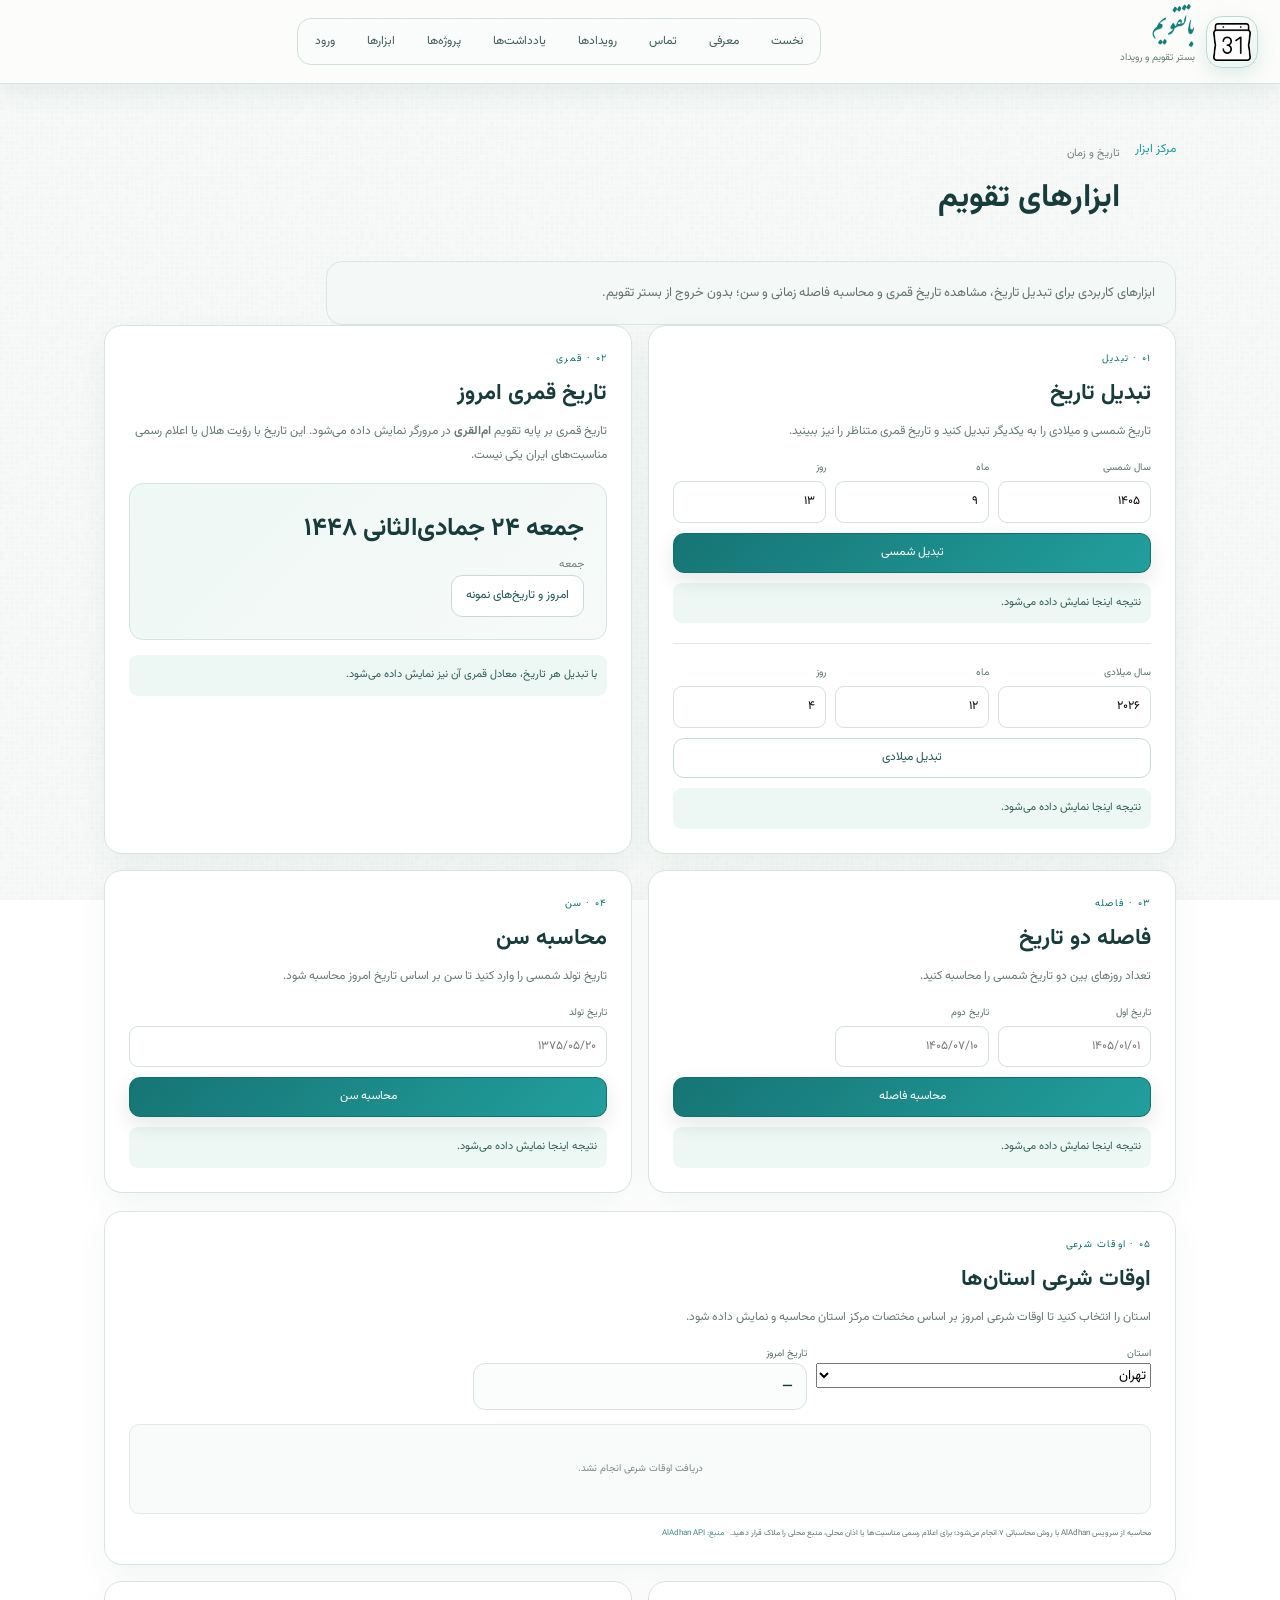
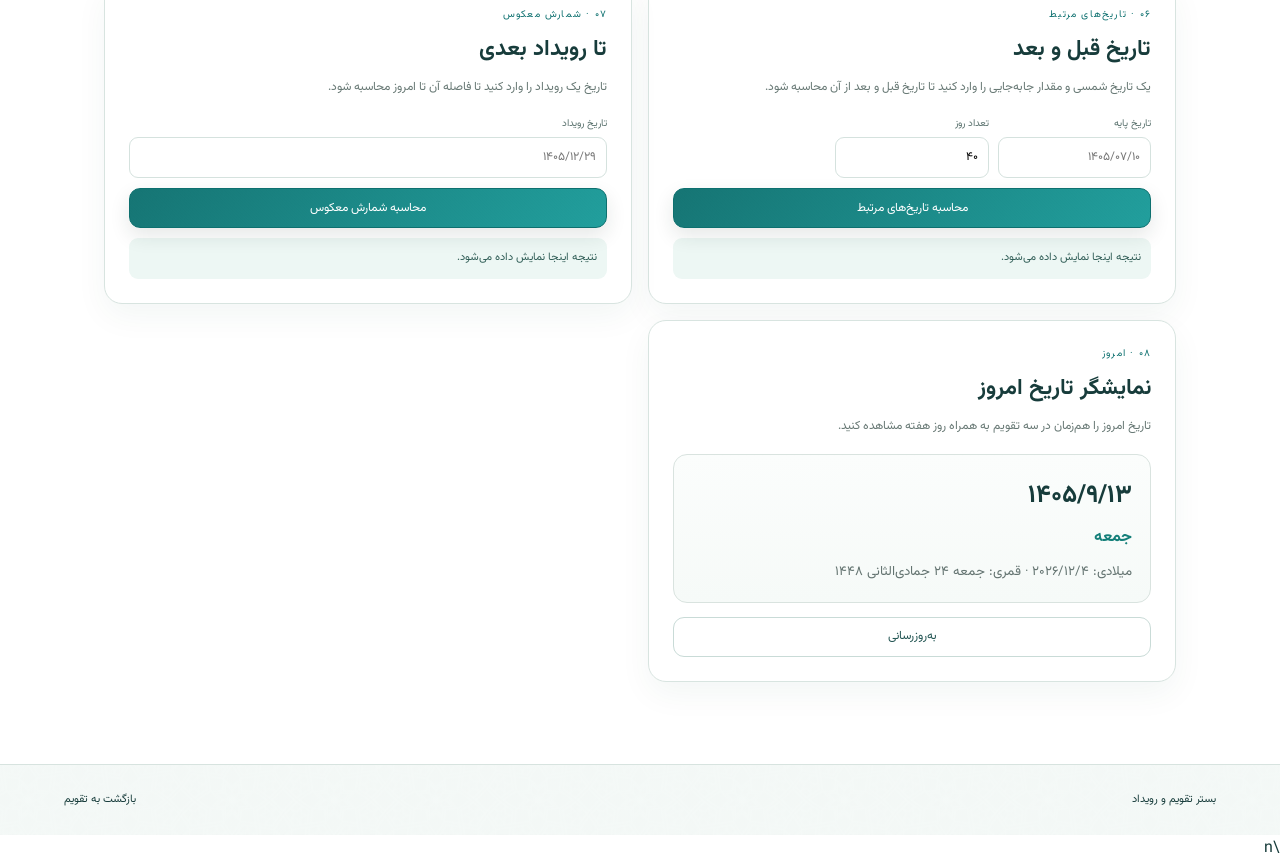
<file: tools.html>
<!doctype html>
<html lang="fa" dir="rtl">
<head><meta charset="utf-8"><meta name="viewport" content="width=device-width,initial-scale=1">
<title>ابزارهای تاریخ و زمان | باتقویم</title>
<meta name="description" content="ابزارهای تبدیل تاریخ، تاریخ قمری، محاسبه فاصله دو تاریخ و سن.">
<link rel="icon" href="assets/images/logo.png" type="image/png"><link rel="stylesheet" href="assets/css/app.css">
</head>
<body>
<header class="topbar">
<a class="brand" href="index.html"><span class="brand-logo"><img src="assets/images/logo.png" alt="لوگوی باتقویم"></span><span><b>باتقویم</b><small>بستر تقویم و رویداد</small></span></a>
<nav><a href="index.html">نخست</a><a href="about.html">معرفی</a><a href="contact.html">تماس</a><a href="events.html">رویدادها</a><a href="notes.html">یادداشت‌ها</a><a href="projects.html">پروژه‌ها</a><a href="tools.html">ابزارها</a><a href="login.html">ورود</a></nav>
</header>
<main>
<section class="section tools-page">
<div class="section-title"><span>مرکز ابزار</span><div><small>تاریخ و زمان</small><h1 class="page-title">ابزارهای تقویم</h1></div></div>
<p class="lead-text">ابزارهای کاربردی برای تبدیل تاریخ، مشاهده تاریخ قمری و محاسبه فاصله زمانی و سن؛ بدون خروج از بستر تقویم.</p>
<div class="tools-grid">
<article class="tool-card">
<span class="tool-kicker">۰۱ · تبدیل</span><h2>تبدیل تاریخ</h2><p>تاریخ شمسی و میلادی را به یکدیگر تبدیل کنید و تاریخ قمری متناظر را نیز ببینید.</p>
<div class="tool-form two-cols">
<label>سال شمسی<input id="toolJY" inputmode="numeric" placeholder="۱۴۰۵"></label><label>ماه<input id="toolJM" inputmode="numeric" placeholder="۰۷"></label><label>روز<input id="toolJD" inputmode="numeric" placeholder="۱۰"></label>
</div>
<button class="add-btn" id="toolConvertJ">تبدیل شمسی</button>
<div class="tool-result" id="toolConvertJResult">نتیجه اینجا نمایش داده می‌شود.</div>
<hr>
<div class="tool-form two-cols"><label>سال میلادی<input id="toolGY" inputmode="numeric" placeholder="۲۰۲۶"></label><label>ماه<input id="toolGM" inputmode="numeric" placeholder="۱۰"></label><label>روز<input id="toolGD" inputmode="numeric" placeholder="۰۲"></label></div>
<button class="outline" id="toolConvertG">تبدیل میلادی</button>
<div class="tool-result" id="toolConvertGResult">نتیجه اینجا نمایش داده می‌شود.</div>
</article>
<article class="tool-card">
<span class="tool-kicker">۰۲ · قمری</span><h2>تاریخ قمری امروز</h2><p>تاریخ قمری بر پایه تقویم <b>ام‌القری</b> در مرورگر نمایش داده می‌شود. این تاریخ با رؤیت هلال یا اعلام رسمی مناسبت‌های ایران یکی نیست.</p>
<div class="lunar-today"><strong id="toolLunarToday">—</strong><span id="toolLunarWeekday">—</span><button type="button" class="outline" id="todayToolBtn">امروز و تاریخ‌های نمونه</button></div>
<div class="tool-result" id="toolLunarForDate">با تبدیل هر تاریخ، معادل قمری آن نیز نمایش داده می‌شود.</div>
</article>
<article class="tool-card">
<span class="tool-kicker">۰۳ · فاصله</span><h2>فاصله دو تاریخ</h2><p>تعداد روزهای بین دو تاریخ شمسی را محاسبه کنید.</p>
<div class="tool-form two-cols"><label>تاریخ اول<input id="diffStart" inputmode="numeric" placeholder="۱۴۰۵/۰۱/۰۱"></label><label>تاریخ دوم<input id="diffEnd" inputmode="numeric" placeholder="۱۴۰۵/۰۷/۱۰"></label></div>
<button class="add-btn" id="diffBtn">محاسبه فاصله</button><div class="tool-result" id="diffResult">نتیجه اینجا نمایش داده می‌شود.</div>
</article>
<article class="tool-card">
<span class="tool-kicker">۰۴ · سن</span><h2>محاسبه سن</h2><p>تاریخ تولد شمسی را وارد کنید تا سن بر اساس تاریخ امروز محاسبه شود.</p>
<div class="tool-form"><label>تاریخ تولد<input id="birthDate" inputmode="numeric" placeholder="۱۳۷۵/۰۵/۲۰"></label></div>
<button class="add-btn" id="ageBtn">محاسبه سن</button><div class="tool-result" id="ageResult">نتیجه اینجا نمایش داده می‌شود.</div>
</article>
</div>
<div class="tools-grid tools-grid-expanded">
<article class="tool-card tool-card-wide">
<span class="tool-kicker">۰۵ · اوقات شرعی</span><h2>اوقات شرعی استان‌ها</h2>
<p>استان را انتخاب کنید تا اوقات شرعی امروز بر اساس مختصات مرکز استان محاسبه و نمایش داده شود.</p>
<div class="tool-form two-cols"><label>استان<select id="toolPrayerProvince"></select></label><label>تاریخ امروز<strong id="toolPrayerDate" class="tool-inline-value">—</strong></label></div>
<div id="toolPrayerTimes" class="prayer-grid"><div class="prayer-loading">استان را انتخاب کنید.</div></div>
<small class="prayer-source">محاسبه از سرویس AlAdhan با روش محاسباتی ۷ انجام می‌شود؛ برای اعلام رسمی مناسبت‌ها یا اذان محلی، منبع محلی را ملاک قرار دهید.</small>
</article>
<article class="tool-card">
<span class="tool-kicker">۰۶ · تاریخ‌های مرتبط</span><h2>تاریخ قبل و بعد</h2>
<p>یک تاریخ شمسی و مقدار جابه‌جایی را وارد کنید تا تاریخ قبل و بعد از آن محاسبه شود.</p>
<div class="tool-form two-cols"><label>تاریخ پایه<input id="relatedDate" inputmode="numeric" placeholder="۱۴۰۵/۰۷/۱۰"></label><label>تعداد روز<input id="relatedDays" inputmode="numeric" value="۴۰"></label></div>
<button class="add-btn" id="relatedBtn">محاسبه تاریخ‌های مرتبط</button><div class="tool-result" id="relatedResult">نتیجه اینجا نمایش داده می‌شود.</div>
</article>
<article class="tool-card">
<span class="tool-kicker">۰۷ · شمارش معکوس</span><h2>تا رویداد بعدی</h2>
<p>تاریخ یک رویداد را وارد کنید تا فاصله آن تا امروز محاسبه شود.</p>
<div class="tool-form"><label>تاریخ رویداد<input id="countdownDate" inputmode="numeric" placeholder="۱۴۰۵/۱۲/۲۹"></label></div>
<button class="add-btn" id="countdownBtn">محاسبه شمارش معکوس</button><div class="tool-result" id="countdownResult">نتیجه اینجا نمایش داده می‌شود.</div>
</article>
<article class="tool-card">
<span class="tool-kicker">۰۸ · امروز</span><h2>نمایشگر تاریخ امروز</h2>
<p>تاریخ امروز را هم‌زمان در سه تقویم به همراه روز هفته مشاهده کنید.</p>
<div class="today-tool" id="todayToolSummary"><b>—</b><span>—</span><small>—</small></div>
<button class="outline" id="refreshTodayTool">به‌روزرسانی</button>
</article>
</div>
</section>
</main>
<footer><span>بستر تقویم و رویداد</span><a href="index.html">بازگشت به تقویم</a></footer>
<script src="assets/data/iran-provinces.js"></script>
<script src="assets/js/tools.js?v=20261002-3"></script>
<script src="assets/js/site.js?v=20261002-1"></script>\n</body></html>
</file>
<file: assets/css/app.css>
@font-face{font-family:VazirmatnLocal;src:url('../fonts/Vazirmatn-Regular.woff2') format('woff2');font-weight:400;font-display:swap}
@font-face{font-family:VazirmatnLocal;src:url('../fonts/Vazirmatn-Medium.woff2') format('woff2');font-weight:500;font-display:swap}
@font-face{font-family:VazirmatnLocal;src:url('../fonts/Vazirmatn-Bold.woff2') format('woff2');font-weight:700;font-display:swap}
@font-face{font-family:ShekastehLocal;src:url('../fonts/Shekasteh V2.001.ttf') format('truetype');font-weight:400;font-display:swap}
:root{--ink:#172a28;--ink2:#29413c;--gold:#b58b43;--gold2:#d5b878;--paper:#fbfaf6;--line:#e4ddcf;--soft:#f3eee4;--green:#e9f0eb;--blue:#e8eff1;--muted:#737b77}
*{box-sizing:border-box}html{scroll-behavior:smooth}body{margin:0;color:var(--ink);font-family:VazirmatnLocal,Tahoma,sans-serif;line-height:1.8;background:radial-gradient(circle at 10% 8%,#efe8d9aa 0 1px,transparent 2px),radial-gradient(circle at 90% 22%,#d9c8a755 0 1px,transparent 2px),linear-gradient(135deg,#f7f4ed,#f0eee7);background-size:38px 38px,46px 46px,auto}body:before{content:"";position:fixed;inset:0;pointer-events:none;opacity:.25;background:linear-gradient(90deg,transparent 49.7%,#c8b991 50%,transparent 50.3%);background-size:72px 72px;mask-image:linear-gradient(to bottom,transparent,#000 18%,#000 82%,transparent)}
a{text-decoration:none;color:inherit}button,input,select,textarea{font-family:inherit}.topbar{min-height:78px;padding:10px 5%;display:flex;align-items:center;gap:26px;background:#fbfaf6eF;border-bottom:1px solid var(--line);backdrop-filter:blur(14px);position:sticky;top:0;z-index:20;box-shadow:0 8px 28px #20332a08}.brand{display:flex;align-items:center;gap:11px;margin-left:auto}.brand-logo{width:48px;height:48px;border-radius:15px;padding:5px;display:grid;place-items:center;background:linear-gradient(145deg,#fff,#eee6d7);border:1px solid #d9cdb7;box-shadow:inset 0 0 0 1px #ffffffaa,0 7px 20px #5e513414}.brand-logo img{width:100%;height:100%;object-fit:contain}.brand b{display:block;font-weight:700;font-size:15px}.brand small{display:block;font-size:9px;color:#7c837f}.topbar nav{display:flex;gap:6px;padding:4px;border:1px solid var(--line);border-radius:13px;background:#fff8}.topbar nav a{font-size:11px;color:#4f5b56;padding:7px 11px;border-radius:9px}.topbar nav a:hover{background:var(--soft);color:var(--ink)}.top-actions{display:flex;gap:8px}.today,.add-btn,.outline,.toolbar-actions button,.views button,.side-head button{font:inherit;border:1px solid #d7cdbb;background:#fff;color:var(--ink2);border-radius:10px;cursor:pointer;min-height:40px;padding:7px 14px;transition:.2s}.today:hover,.outline:hover,.toolbar-actions button:hover,.views button:hover{transform:translateY(-1px);border-color:#bda16c}.add-btn,.save{background:linear-gradient(135deg,var(--ink),#31534a);color:#fff;border-color:var(--ink);box-shadow:0 8px 20px #172a281c}.add-btn:hover,.save:hover{transform:translateY(-1px);box-shadow:0 11px 24px #172a2826}.calendar-shell{max-width:1260px;margin:auto;padding:48px 5% 30px}.calendar-toolbar{display:flex;align-items:end;justify-content:space-between;gap:25px;margin-bottom:25px}.eyebrow{letter-spacing:2px;font-size:8px;color:#99763d}.title-area h1{font-size:34px;margin:2px 0;color:var(--ink)}.title-area p{margin:0;color:var(--muted);font-size:12px}.toolbar-actions{display:flex;gap:7px;direction:ltr}.calendar-layout{display:grid;grid-template-columns:minmax(0,1fr) 290px;gap:16px;direction:ltr}.calendar-main,.side-panel{background:#fffdf9eF;border:1px solid var(--line);border-radius:20px;box-shadow:0 16px 45px #24352d0b;position:relative;overflow:hidden}.calendar-main:before,.side-panel:before{content:"";position:absolute;inset:0;pointer-events:none;background:linear-gradient(135deg,#fff8 0 20%,transparent 20% 80%,#d1b77b08 80%)}.calendar-main{padding:20px;direction:rtl}.side-panel{padding:18px;direction:rtl}.viewbar{display:flex;justify-content:space-between;align-items:center;gap:12px;margin-bottom:16px;position:relative}.month-title button{border:0;background:none;font:inherit;font-weight:700;font-size:19px;color:var(--ink);cursor:pointer}.views{display:flex;border:1px solid var(--line);border-radius:10px;padding:3px;background:#f7f3eb}.views button{border:0;background:transparent;min-height:34px;border-radius:7px;padding:4px 14px;font-size:11px}.views button.active{background:var(--ink);color:#fff;box-shadow:0 4px 12px #172a2818}.month-grid{display:grid;grid-template-columns:repeat(7,minmax(0,1fr));border-top:1px solid var(--line);border-right:1px solid var(--line)}.dow,.day-cell{border-left:1px solid var(--line);border-bottom:1px solid var(--line)}.dow{text-align:center;padding:8px 2px;color:#818983;font-size:10px;background:linear-gradient(#faf7f0,#f5f0e6)}.day-cell{min-height:105px;padding:7px;cursor:pointer;position:relative;background:#fffdf9;transition:.18s}.day-cell:hover{background:#f8f3e9}.day-cell.muted{background:#faf8f2;color:#b5bbb6}.day-cell.selected{outline:2px solid var(--gold2);outline-offset:-2px;background:#fffaf0}.day-cell.today{box-shadow:inset 0 3px 0 var(--ink)}.num{font-size:12px;font-weight:700}.event-dot{display:block;font-size:9px;padding:3px 6px;margin-top:5px;border-radius:6px;white-space:nowrap;overflow:hidden;text-overflow:ellipsis;border:1px solid transparent}.event-dot.personal{background:var(--green);color:#36564b;border-color:#dce7df}.event-dot.public{background:#f4eddf;color:#806333;border-color:#e9dcc4}.event-dot.project{background:var(--blue);color:#435d68;border-color:#d8e3e6}.week-grid{display:grid;grid-template-columns:repeat(7,minmax(0,1fr));gap:8px}.week-col{border:1px solid var(--line);border-radius:11px;min-height:360px;padding:9px;background:#fffdf9}.week-col h3{font-size:11px;margin:0 0 10px}.year-grid{display:grid;grid-template-columns:repeat(4,1fr);gap:10px}.year-month{border:1px solid var(--line);border-radius:11px;padding:12px;background:#fffdf9}.year-month h3{font-size:12px;margin:0 0 8px}.mini-days{display:grid;grid-template-columns:repeat(7,1fr);gap:2px}.mini-days span{text-align:center;font-size:8px;padding:2px;color:#7c837f}.mini-days .has-event{color:#92743f;font-weight:900}.side-head{display:flex;justify-content:space-between;align-items:start;border-bottom:1px solid var(--line);padding-bottom:12px}.side-head small{color:#8b918e;font-size:9px}.side-head h2{font-size:16px;margin:2px 0}.side-head button{border-radius:11px;width:38px;padding:0;background:var(--ink);color:#fff}.event-list{padding:12px 0;min-height:170px}.empty{font-size:11px;color:#8a908d;padding:18px 0}.event-item{border:1px solid var(--line);border-right:3px solid var(--gold);border-radius:9px;padding:9px;margin-bottom:8px;background:#fffdf9}.event-item b{font-size:11px}.event-item small{display:block;color:#858b88;font-size:9px}.event-item button{float:left;border:0;background:none;color:#9b5f54;cursor:pointer}.mini-block{border-top:1px solid var(--line);padding-top:13px;font-size:10px}.mini-block b{display:block;margin-bottom:7px}.mini-block label{display:block;margin:6px 0;color:#616966}.quick-stats{display:grid;grid-template-columns:repeat(4,1fr);max-width:1100px;margin:15px auto 55px;border:1px solid var(--line);background:#fbfaf6dd;border-radius:15px;overflow:hidden;box-shadow:0 12px 32px #24352d09}.quick-stats div{padding:18px;border-left:1px solid var(--line)}.quick-stats div:last-child{border:0}.quick-stats b,.quick-stats span{display:block}.quick-stats b{font-size:18px}.quick-stats span{font-size:10px;color:#777f7b}.section{max-width:1200px;margin:auto;padding:75px 5%}.section-title{display:flex;gap:15px;align-items:flex-start;margin-bottom:30px}.section-title>span{color:var(--gold);font-size:11px}.section-title small{color:#8c928e;font-size:9px}.section-title h2{margin:2px 0;font-size:25px}.year-info{display:grid;grid-template-columns:repeat(3,1fr);gap:14px}.year-info div{background:#fffdf9;border:1px solid var(--line);padding:22px;border-radius:13px;position:relative;overflow:hidden}.year-info div:after{content:"";position:absolute;width:90px;height:90px;border:1px solid #c7ad78;transform:rotate(45deg);left:-45px;bottom:-45px;opacity:.18}.year-info b{font-size:13px}.year-info p{font-size:11px;color:#747b78}.project-layout{display:grid;grid-template-columns:1.3fr .7fr;gap:16px}.project-card{background:linear-gradient(145deg,#efe7d7,#e5ddcb);padding:32px;border-radius:15px;border:1px solid #d6c8aa;position:relative;overflow:hidden}.project-card:after{content:"";position:absolute;inset:auto -30px -50px auto;width:170px;height:170px;border:1px solid #9e804a44;border-radius:50%}.project-card>span{font-size:8px;letter-spacing:2px;color:#92743f}.project-card h3{font-size:25px;margin:7px 0}.project-card p{font-size:12px}.chips{display:flex;gap:7px;flex-wrap:wrap}.chips i{font-style:normal;font-size:9px;border:1px solid #b8ad96;padding:3px 9px;border-radius:20px;background:#fff8}.project-list{border:1px solid var(--line);background:#fffdf9;border-radius:13px;overflow:hidden}.project-list div{padding:17px;border-bottom:1px solid var(--line);font-size:12px;display:flex;justify-content:space-between}.project-list div:last-child{border:0}.project-list b{color:#a58245}footer{padding:25px 5%;display:flex;justify-content:space-between;border-top:1px solid var(--line);font-size:10px;background:#fbfaf6d9}.modal{position:fixed;inset:0;background:#172c2a66;display:grid;place-items:center;padding:18px;z-index:50;backdrop-filter:blur(4px)}.modal[hidden]{display:none}.modal-card{width:min(470px,100%);background:#fffdf9;border:1px solid var(--line);border-radius:18px;padding:25px;position:relative;box-shadow:0 25px 80px #0003}.modal-card h2{font-size:20px;margin:0 0 18px}.close{position:absolute;left:16px;top:14px;border:0;background:none;font-size:25px;cursor:pointer;color:#68706d}.modal-card label{display:block;font-size:10px;color:#5f6763;margin:10px 0}.modal-card input,.modal-card select,.modal-card textarea{display:block;width:100%;margin-top:5px;border:1px solid #d8d3c9;border-radius:9px;padding:9px;font:inherit;font-size:12px;background:#fff}.modal-card .save{width:100%;margin-top:12px;padding:10px;border-radius:9px;font:inherit;cursor:pointer}
@media(max-width:900px){.topbar nav{display:none}.calendar-layout{grid-template-columns:1fr}.side-panel{display:block}.calendar-toolbar{align-items:flex-start}.year-grid{grid-template-columns:repeat(3,1fr)}.year-info{grid-template-columns:1fr}.project-layout{grid-template-columns:1fr}}
@media(max-width:600px){.topbar{min-height:70px;padding:9px 4%;gap:10px}.brand{margin-left:0}.brand-logo{width:43px;height:43px;border-radius:12px}.brand b{font-size:13px}.brand small{font-size:8px}.top-actions{margin-right:auto}.today{display:none}.add-btn{font-size:10px;min-height:36px;padding:6px 10px}.calendar-shell{padding:27px 3% 15px}.title-area h1{font-size:29px}.title-area p{font-size:10px}.calendar-toolbar{flex-direction:column;gap:15px}.toolbar-actions{align-self:stretch;justify-content:space-between}.calendar-main{padding:9px;border-radius:16px}.viewbar{margin-bottom:10px}.month-title button{font-size:16px}.views button{padding:4px 8px;font-size:10px}.dow{font-size:8px;padding:6px 1px}.day-cell{min-height:76px;padding:4px}.event-dot{font-size:7px;padding:2px 3px}.week-grid{overflow-x:auto;grid-template-columns:repeat(7,minmax(112px,1fr));padding-bottom:4px}.year-grid{grid-template-columns:1fr 1fr}.quick-stats{grid-template-columns:1fr 1fr;margin-left:3%;margin-right:3%;border-radius:12px}.quick-stats div{border-bottom:1px solid var(--line)}.section{padding:55px 5%}.section-title h2{font-size:22px}.project-card h3{font-size:22px}footer{padding:20px 5%;gap:10px;flex-direction:column}}
@media(max-width:390px){.day-cell{min-height:58px}.event-dot{display:none}.year-grid{grid-template-columns:1fr}.side-panel{padding:14px}.brand small{display:none}}


.official-event{border-right:3px solid var(--gold);background:linear-gradient(135deg,rgba(181,139,67,.07),rgba(255,255,255,.5))}
.source-note{display:block!important;margin-top:12px!important;padding-top:10px;border-top:1px dashed var(--line);line-height:1.9;color:var(--muted);font-size:11px!important}
.event-dot.national,.event-dot.historical{background:#efe6d6;border-color:#c9a76c}
.event-dot.religious{background:#eee8f5;border-color:#b8a1cf}
.event-dot.international{background:#e5edf0;border-color:#9bb6c1}
.event-dot.iranian{background:#e9efe7;border-color:#a9bea5}
.event-dot.special{background:#f0eee7;border-color:#b8b39f}


/* IRANIAN MODERN REDESIGN */
:root{
  --ink:#173c3b;
  --ink2:#245654;
  --turq:#159a98;
  --turq-dark:#0d706f;
  --turq-soft:#e8f5f2;
  --lapis:#234b73;
  --lapis-soft:#edf3f8;
  --gold:#b89552;
  --gold-soft:#f4ecd9;
  --paper:#fcfbf7;
  --line:#d9e3df;
  --muted:#647471;
}
body{
  color:var(--ink);
  background:
    radial-gradient(circle at 15% 10%,rgba(21,154,152,.055) 0 2px,transparent 2.5px),
    radial-gradient(circle at 85% 70%,rgba(35,75,115,.04) 0 2px,transparent 2.5px),
    linear-gradient(135deg,#fbfcf9,#f2f7f5);
  background-size:34px 34px,46px 46px,auto;
}
body:after{
  content:"";
  position:fixed;inset:0;pointer-events:none;z-index:-1;opacity:.11;
  background:
    radial-gradient(ellipse at 50% 18%,transparent 0 14%,rgba(21,154,152,.16) 14.2% 14.5%,transparent 14.7%),
    radial-gradient(ellipse at 50% 18%,transparent 0 20%,rgba(184,149,82,.12) 20.2% 20.4%,transparent 20.6%);
  mask-image:linear-gradient(to bottom,transparent,#000 15%,#000 80%,transparent);
}
.topbar{
  min-height:84px;padding:12px 5%;
  background:rgba(252,253,250,.94);
  border-bottom:1px solid #d8e4e0;
  box-shadow:0 8px 28px rgba(21,72,68,.07);
}
.brand-logo{
  width:52px;height:52px;border-radius:16px;padding:6px;
  background:linear-gradient(145deg,#fff,#e8f4f1);
  border:1px solid #b9d8d2;
  box-shadow:0 7px 20px rgba(20,103,99,.12);
}
.brand b{font-size:17px}.brand small{font-size:10px;color:#647b78}
.topbar nav{
  border-color:#cfe0dc;background:#f7fbfa;border-radius:14px;
}
.topbar nav a{font-size:12px;padding:8px 13px;color:#3e5c59}
.topbar nav a:hover{background:var(--turq-soft);color:var(--turq-dark)}
.today,.add-btn,.outline,.toolbar-actions button,.views button,.side-head button{
  border-color:#c9dbd7;border-radius:11px;min-height:42px;font-size:12px;
}
.today:hover,.outline:hover,.toolbar-actions button:hover,.views button:hover{
  border-color:#72b9b2;color:var(--turq-dark);
}
.add-btn,.save{
  background:linear-gradient(135deg,var(--turq-dark),var(--turq));
  border-color:var(--turq-dark);
}
.calendar-shell{padding-top:52px}
.eyebrow{font-size:9px;letter-spacing:2.4px;color:var(--turq-dark)}
.title-area h1{font-size:38px;color:var(--ink);font-family:VazirmatnLocal,Tahoma,sans-serif;font-weight:700}
.title-area p{font-size:14px;color:#657572}

.calendar-main,.side-panel{
  background:rgba(255,255,253,.96);
  border-color:#d5e2de;border-radius:22px;
  box-shadow:0 18px 48px rgba(28,69,66,.08);
}
.calendar-main:before,.side-panel:before{display:none}
.calendar-main{padding:22px}
.side-panel{padding:20px}
.month-title button{font-size:21px}
.views{border-color:#cfe0dc;background:#f3f8f6}
.views button{font-size:12px}
.views button.active{background:var(--turq-dark);box-shadow:0 5px 14px rgba(13,112,111,.2)}
.month-grid{border-color:#d9e3df}
.dow,.day-cell{border-color:#d9e3df}
.dow{
  padding:10px 2px;font-size:11px;color:#53706c;
  background:linear-gradient(#f7fbfa,#edf5f2);
}
.day-cell{min-height:112px;padding:9px;background:#fff}
.day-cell:hover{background:#f2faf8}
.day-cell.selected{outline:2px solid #62b9b0;background:#f2fbf9}
.day-cell.today{box-shadow:inset 0 3px 0 var(--turq)}
.num{font-size:14px}
.event-dot{
  font-size:10px;padding:4px 7px;margin-top:6px;border-radius:7px;
}
.event-dot.personal{background:#e9f5ef;color:#285f4f;border-color:#cfe7dc}
.event-dot.public{background:#f5f0e3;color:#786037;border-color:#e7dbc0}
.event-dot.project{background:#eaf2f8;color:#365b76;border-color:#d1e1ed}
.event-dot.national,.event-dot.historical{background:#f5efe1;border-color:#dcc99e;color:#735c2f}
.event-dot.religious{background:#f0edf7;border-color:#d5cce7;color:#5e5279}
.event-dot.international{background:#e9f2f5;border-color:#c8dce2;color:#41636d}
.event-dot.iranian{background:#e7f4f1;border-color:#c5e2dc;color:#286d68}
.event-dot.special{background:#eef3f1;border-color:#d3e0dc;color:#47635e}
.week-col,.year-month{border-color:#d9e3df;background:#fff}
.week-col h3,.year-month h3{font-size:13px}
.side-head{padding-bottom:14px;border-color:#d9e3df}
.side-head small{font-size:10px}.side-head h2{font-size:18px}
.side-head button{background:var(--turq-dark)}
.event-item{border-color:#d9e3df;border-right:3px solid var(--turq);padding:11px}
.event-item b{font-size:12px}.event-item small{font-size:10px}
.mini-block{border-color:#d9e3df;font-size:12px}
.mini-block label{font-size:12px}
.source-note{font-size:12px!important}
.quick-stats{
  border-color:#d7e3df;background:rgba(252,253,250,.92);
  box-shadow:0 12px 32px rgba(28,69,66,.06);
}
.quick-stats b{font-size:20px;color:var(--turq-dark)}
.quick-stats span{font-size:12px}
.section{padding:82px 5%}
.section-title{margin-bottom:32px}
.section-title>span{color:var(--turq);font-size:12px}
.section-title small{font-size:11px;color:#71817e}
.section-title h2{font-size:29px;font-family:VazirmatnLocal,Tahoma,sans-serif;font-weight:700}
.year-info{gap:16px}
.year-info div{
  background:rgba(255,255,253,.96);border-color:#d7e3df;
  padding:25px;border-radius:16px;
}
.year-info div:after{
  width:120px;height:120px;border:1px solid rgba(21,154,152,.28);
  transform:none;left:auto;right:-60px;bottom:-60px;border-radius:50%;
}
.year-info b{font-size:15px}.year-info p{font-size:13px;line-height:2}
.project-card{
  background:linear-gradient(145deg,#e8f5f2,#eef5f7);
  border-color:#c9e0db;padding:35px;border-radius:18px;
}
.project-card:after{
  width:220px;height:220px;right:-90px;bottom:-100px;
  border:1px solid rgba(21,154,152,.22);border-radius:50%;
}
.project-card>span{font-size:9px;letter-spacing:2px;color:var(--turq-dark)}
.project-card h3{font-size:28px}.project-card p{font-size:13px;line-height:2}
.chips i{font-size:10px;border-color:#b9d5d0;background:#ffffff99}
.project-list{border-color:#d7e3df;background:#fff}
.project-list div{padding:18px;font-size:13px;border-color:#dce6e3}
.project-list b{color:var(--turq-dark)}
footer{font-size:11px;background:#f4f9f7;border-color:#d7e3df}
.modal-card{border-color:#d5e2de}
.modal-card h2{font-size:22px}
.modal-card label{font-size:12px}
.modal-card input,.modal-card select,.modal-card textarea{font-size:13px;padding:10px}
@media(max-width:600px){
  .brand b{font-size:15px}.title-area h1{font-size:32px}.title-area p{font-size:12px}
  .month-title button{font-size:18px}.dow{font-size:9px}.day-cell{min-height:82px}
  .num{font-size:13px}.event-dot{font-size:8px}
  .section-title h2{font-size:25px}.project-card h3{font-size:24px}
}
@media(max-width:390px){
  .title-area h1{font-size:29px}.day-cell{min-height:64px}
}

/* CALENDAR DATE NAVIGATION + DAILY PAGE */
.date-selector{display:flex;align-items:end;gap:8px;flex-wrap:wrap;margin:0 0 18px;padding:12px 14px;background:linear-gradient(135deg,#edf8f5,#f6faf9);border:1px solid #cfe2dd;border-radius:15px}
.date-selector label{display:flex;flex-direction:column;gap:4px;font-size:11px;color:#496763;font-weight:600}
.date-selector select{min-width:105px;height:40px;padding:6px 10px;border:1px solid #c7ddd8;border-radius:9px;background:#fff;color:var(--ink);font:inherit;font-size:12px;outline:none}
.date-selector select:focus{border-color:var(--turq);box-shadow:0 0 0 3px rgba(21,154,152,.1)}
.date-open{height:40px;border:0;border-radius:9px;padding:0 16px;background:var(--turq-dark);color:#fff;font:inherit;font-size:12px;cursor:pointer}
.day-page{max-width:1200px;margin:0 auto;padding:20px 5% 80px}
.day-page[hidden]{display:none}
.day-page-head{display:flex;align-items:center;justify-content:space-between;gap:20px;margin-bottom:18px;padding:25px 28px;background:linear-gradient(135deg,#e8f5f2,#f8fbfa);border:1px solid #cfe1dc;border-radius:22px;position:relative;overflow:hidden}
.day-page-head:after{content:"";position:absolute;width:260px;height:260px;border:1px solid rgba(21,154,152,.13);border-radius:50%;left:-100px;top:-140px}
.day-page-head h2{font-size:31px;margin:4px 0;color:var(--ink)}
.day-page-head p{margin:0;color:#637572;font-size:13px}
.day-page-grid{display:grid;grid-template-columns:minmax(0,1fr) 290px;gap:16px}
.day-main-card,.day-info-card{background:#fff;border:1px solid #d7e3df;border-radius:20px;padding:22px;box-shadow:0 14px 38px rgba(28,69,66,.06)}
.day-symbol{display:inline-flex;align-items:center;justify-content:center;width:48px;height:48px;border-radius:14px;background:var(--turq-soft);color:var(--turq-dark);font-size:12px;margin-bottom:16px}
.day-event{padding:15px 16px;margin-bottom:10px;border:1px solid #dbe6e3;border-right:4px solid var(--turq);border-radius:12px;background:#fbfdfc}
.day-event b{display:block;font-size:15px;margin-bottom:4px}.day-event span{display:block;color:#5d716e;font-size:11px}.day-event p{font-size:12px;color:#687875;line-height:2;margin:7px 0 0}
.day-info-card b{font-size:16px}.day-info-card p{font-size:12px;color:#687875;line-height:2;margin:8px 0 18px}
@media(max-width:700px){
 .date-selector{display:grid;grid-template-columns:1fr 1fr;align-items:end}.date-selector label{min-width:0}.date-selector select{min-width:0;width:100%}.date-open{grid-column:1/-1}
 .day-page{padding:10px 3% 55px}.day-page-head{padding:20px;align-items:flex-start;flex-direction:column}.day-page-head h2{font-size:26px}.day-page-grid{grid-template-columns:1fr}
}

/* CLEAN MINIMAL BACKGROUND */
body{
  background:linear-gradient(180deg,#fbfcfa 0%,#f4f9f7 52%,#fbfcfa 100%);
}
body:after{display:none}
.topbar{background:rgba(251,253,251,.96)}

/* ALL EVENTS LIST */
.all-events-page{padding-top:65px}
.all-events-toolbar{display:flex;align-items:center;justify-content:space-between;gap:18px;margin-bottom:16px;padding:15px 18px;background:#f3f9f7;border:1px solid #d5e4e0;border-radius:15px}
.all-events-toolbar p{margin:0;color:#657572;font-size:12px}
.all-events-toolbar select{height:40px;min-width:170px;padding:6px 11px;border:1px solid #c8ddd8;border-radius:9px;background:#fff;color:var(--ink);font:inherit;font-size:12px}
.all-events-list{border:1px solid #d7e3df;border-radius:18px;overflow:hidden;background:#fff}
.all-event-row{width:100%;display:grid;grid-template-columns:92px minmax(0,1fr) 35px;align-items:center;gap:15px;text-align:right;border:0;border-bottom:1px solid #e2ebe8;background:#fff;padding:14px 18px;cursor:pointer;color:var(--ink);font:inherit;transition:.18s}
.all-event-row:last-child{border-bottom:0}
.all-event-row:hover{background:#f2faf8}
.all-event-date{display:flex;flex-direction:column;align-items:center;justify-content:center;min-height:52px;border-left:1px solid #dce7e4}
.all-event-date b{font-size:20px;color:var(--turq-dark);line-height:1.2}
.all-event-date small{font-size:9px;color:#75837f}
.all-event-content b{display:block;font-size:13px;margin-bottom:3px}
.all-event-content small{display:block;color:#71817d;font-size:10px}
.all-event-arrow{font-size:18px;color:#74aaa5}
@media(max-width:600px){
 .all-events-toolbar{align-items:stretch;flex-direction:column}.all-events-toolbar select{width:100%}
 .all-event-row{grid-template-columns:65px minmax(0,1fr) 22px;gap:10px;padding:12px}
 .all-event-content b{font-size:12px}.all-event-content small{font-size:9px}
 .all-event-date b{font-size:18px}
}

.page-title{font-family:VazirmatnLocal,Tahoma,sans-serif;font-size:32px;margin:2px 0;color:var(--ink)}.standalone-day{min-height:calc(100vh - 180px);padding-top:45px}.standalone-day .day-page-head h1{font-family:VazirmatnLocal,Tahoma,sans-serif}.all-event-row{display:grid;text-decoration:none}.all-event-row:hover{text-decoration:none}

/* CONTENT PAGES */
.content-grid,.contact-grid{display:grid;grid-template-columns:repeat(3,minmax(0,1fr));gap:16px}.contact-grid{grid-template-columns:repeat(2,minmax(0,1fr))}.content-card{padding:22px;background:#fff;border:1px solid #d7e3df;border-radius:18px;box-shadow:0 8px 24px rgba(20,65,60,.04)}.content-card h3{margin:0 0 10px;font-size:17px}.content-card p,.lead-text{margin:0;color:#63736f;line-height:2;font-size:13px}.lead-text{max-width:850px;background:#f4f9f7;border:1px solid #d9e7e3;border-radius:16px;padding:18px 20px}.intro-page,.contact-page{scroll-margin-top:90px}.events-intro,.day-intro{padding-bottom:10px}.contact-page{padding-top:70px}@media(max-width:700px){.content-grid,.contact-grid{grid-template-columns:1fr}.content-card{padding:18px}}

.standalone-content{min-height:calc(100vh - 180px);padding-top:55px}.standalone-content .section-title{margin-bottom:26px}

.auth-grid{display:grid;grid-template-columns:1fr 1fr;gap:18px;max-width:850px}.auth-card{display:flex;flex-direction:column;gap:14px}.auth-card label{display:flex;flex-direction:column;gap:7px;font-size:12px;color:#526560}.auth-card input{height:44px;border:1px solid #cbded9;border-radius:10px;padding:0 12px;font:inherit;background:#fff}.auth-card button{width:max-content}@media(max-width:700px){.auth-grid{grid-template-columns:1fr}}

/* AUTH */
.auth-shell{max-width:1050px;margin:0 auto;display:grid;grid-template-columns:minmax(0,1.15fr) minmax(280px,.85fr);gap:0;background:#fff;border:1px solid #d5e4e0;border-radius:22px;overflow:hidden;box-shadow:0 14px 40px rgba(20,65,60,.06)}.auth-panels{padding:30px}.auth-tabs{grid-column:1;display:flex;gap:4px;padding:18px 30px 0;border-bottom:1px solid #e1ebe8}.auth-tab{border:0;background:transparent;padding:11px 24px;color:#70807c;font:inherit;font-size:13px;cursor:pointer;border-bottom:2px solid transparent}.auth-tab.active{color:var(--turq-dark);border-color:var(--turq)}.auth-form{display:none;gap:15px}.auth-form.active{display:flex}.auth-form label:not(.check){display:flex;flex-direction:column;gap:7px;font-size:12px;color:#526560}.auth-form input{height:45px;border:1px solid #cbded9;border-radius:10px;padding:0 12px;background:#fff;color:var(--ink);font:inherit;box-sizing:border-box}.password-field{position:relative}.password-field input{width:100%;padding-left:72px}.password-toggle{position:absolute;left:7px;top:7px;height:31px;border:0;border-radius:7px;background:#edf6f3;color:#397a73;font:inherit;font-size:10px;padding:0 9px;cursor:pointer}.auth-options{display:flex;justify-content:space-between;align-items:center;font-size:11px;color:#71817d}.check{display:flex;align-items:center;gap:7px;cursor:pointer}.check input{width:15px;height:15px}.auth-options a{color:#397a73;text-decoration:none}.auth-submit{width:100%;height:45px}.auth-message{min-height:20px;margin:0;color:#397a73;font-size:11px;line-height:1.8}.auth-aside{padding:38px 30px;background:linear-gradient(145deg,#0e6e67,#164e55);color:#fff;display:flex;flex-direction:column;justify-content:center}.auth-mark{font-size:10px;letter-spacing:1px;opacity:.75}.auth-aside h2{font-size:24px;line-height:1.6;margin:12px 0}.auth-aside p{font-size:12px;line-height:2;color:#e0efec}.auth-aside ul{margin:16px 0 0;padding:0;list-style:none}.auth-aside li{font-size:11px;padding:9px 0;border-top:1px solid rgba(255,255,255,.15)}.terms{font-size:11px;color:#657572}.terms input{width:15px;height:15px}@media(max-width:760px){.auth-shell{grid-template-columns:1fr}.auth-aside{order:-1;padding:25px}.auth-aside h2{font-size:20px}.auth-tabs{padding-right:20px;padding-left:20px}.auth-panels{padding:24px 20px}}

/* REFINED AUTH + ABOUT */
.auth-hero,.about-hero{max-width:820px;margin:0 auto 28px;text-align:center}.auth-hero span,.about-hero span{display:inline-block;font-size:10px;color:#43877f;letter-spacing:.3px;margin-bottom:8px}.auth-hero h1,.about-hero h1{font-size:30px;line-height:1.7;margin:0 0 10px;color:var(--ink)}.auth-hero p,.about-hero p{font-size:13px;line-height:2;color:#687873;margin:0}.auth-shell{max-width:920px!important;margin:0 auto!important;display:grid!important;grid-template-columns:minmax(0,1fr) 300px!important;background:#fff;border:1px solid #d7e4e1;border-radius:20px;overflow:hidden;box-shadow:0 12px 34px rgba(20,65,60,.06)}.auth-main{min-width:0}.auth-tabs{display:flex!important;grid-column:auto!important;padding:18px 28px 0!important;border-bottom:1px solid #e2ebe8}.auth-panels{padding:28px!important}.auth-aside{min-width:0}.about-grid{max-width:1000px;margin:0 auto;display:grid;grid-template-columns:repeat(2,minmax(0,1fr));gap:16px}.about-grid .content-card{min-height:145px}.card-kicker{display:block;color:#4c9088;font-size:11px;margin-bottom:9px}.about-wide{max-width:1000px;margin:22px auto 0;padding:24px;border:1px solid #d7e4e1;border-radius:18px;background:#f3f9f7;display:grid;grid-template-columns:.75fr 1.25fr;gap:28px;align-items:center}.about-wide span{font-size:10px;color:#43877f}.about-wide h2{font-size:21px;margin:7px 0 0}.about-wide p{margin:0;color:#63736f;font-size:13px;line-height:2.1}.about-principles{max-width:1000px;margin:16px auto 0;display:grid;grid-template-columns:repeat(3,1fr);border:1px solid #d7e4e1;border-radius:16px;background:#fff;overflow:hidden}.about-principles div{padding:17px;border-left:1px solid #e2ebe8}.about-principles div:last-child{border-left:0}.about-principles b,.about-principles span{display:block}.about-principles b{font-size:13px;margin-bottom:5px}.about-principles span{font-size:10px;color:#72817d}@media(max-width:760px){.auth-shell{grid-template-columns:1fr!important}.auth-aside{order:-1}.about-grid{grid-template-columns:1fr}.about-wide{grid-template-columns:1fr;gap:10px}.about-principles{grid-template-columns:1fr}.about-principles div{border-left:0;border-bottom:1px solid #e2ebe8}.about-principles div:last-child{border-bottom:0}}

/* آرشیو پیشرفته رویدادها */
.events-stats{display:flex;flex-wrap:wrap;gap:10px;margin:0 0 18px}.events-stats span{display:inline-flex;align-items:center;gap:6px;padding:9px 13px;border:1px solid rgba(32,115,100,.14);border-radius:12px;background:#fff;color:#52625d;font-size:13px}.events-stats b{color:#176d5d;font-size:16px}.events-toolbar-extended{display:grid!important;grid-template-columns:minmax(220px,1.7fr) repeat(4,minmax(140px,.7fr));gap:12px;align-items:end}.events-search,.events-select{display:flex;flex-direction:column;gap:7px}.events-search label,.events-select label{font-size:12px;font-weight:700;color:#5c6c67}.events-search input,.events-select select{width:100%;min-height:44px;border:1px solid #d9e5e0;border-radius:12px;background:#fff;color:#263832;font:inherit;padding:0 13px;outline:none}.events-search input:focus,.events-select select:focus{border-color:#58a897;box-shadow:0 0 0 3px rgba(49,142,123,.09)}.events-toolbar-foot{display:flex;justify-content:space-between;align-items:center;gap:12px;margin:14px 0 18px}.events-check{display:inline-flex;align-items:center;gap:8px;font-size:13px;color:#52625d}.events-check input{accent-color:#277f6d}.events-toolbar-foot .outline{border:1px solid #d9e5e0;background:#fff;color:#45625a;border-radius:10px;padding:9px 13px;font:inherit;cursor:pointer}.all-events-page .all-events-list{margin-top:4px}.all-event-row{transition:transform .16s ease,box-shadow .16s ease}.all-event-row:hover{transform:translateY(-1px);box-shadow:0 7px 20px rgba(28,74,63,.06)}
@media(max-width:900px){.events-toolbar-extended{grid-template-columns:1fr 1fr}.events-search{grid-column:1/-1}}
@media(max-width:600px){.events-toolbar-extended{grid-template-columns:1fr}.events-search{grid-column:auto}.events-toolbar-foot{align-items:stretch;flex-direction:column}.events-toolbar-foot .outline{width:100%}.events-stats{display:grid;grid-template-columns:1fr 1fr}.events-stats span:last-child{grid-column:1/-1}}

/* ابزارهای تقویم و الگوی چندتقویمی */
.utility-strip{max-width:1200px;margin:8px auto 55px;padding:0 5%;display:grid;grid-template-columns:1.05fr 1.35fr .8fr;gap:14px}.today-card,.converter-card,.quick-tools-card{background:rgba(255,255,253,.96);border:1px solid #d7e3df;border-radius:18px;padding:20px;box-shadow:0 14px 38px rgba(28,69,66,.055)}.utility-kicker{font-size:10px;color:var(--turq-dark);font-weight:700;margin-bottom:10px}.today-main{display:flex;align-items:baseline;gap:10px}.today-main strong{font-size:24px;letter-spacing:.3px}.today-main span{font-size:12px;color:#667873}.today-secondary{display:flex;justify-content:space-between;margin-top:3px;color:#71817e;font-size:11px}.today-events{border-top:1px solid #e1e9e6;margin-top:12px;padding-top:9px;display:flex;flex-direction:column;gap:4px}.today-events a,.today-events span{font-size:10px;color:#47645f;white-space:nowrap;overflow:hidden;text-overflow:ellipsis}.today-events a:hover{color:var(--turq-dark)}.converter-tabs{display:flex;gap:5px;margin-bottom:10px}.converter-tab{border:1px solid #d5e2de;background:#f7fbfa;color:#52706a;border-radius:9px;padding:6px 9px;font-size:10px;cursor:pointer}.converter-tab.active{background:var(--turq-dark);border-color:var(--turq-dark);color:#fff}.converter-form{display:grid;grid-template-columns:1fr auto;gap:8px;align-items:end}.converter-form label{font-size:10px;color:#647471}.converter-form input{display:block;width:100%;margin-top:4px;border:1px solid #d6e2df;border-radius:9px;padding:9px 10px;font:inherit;font-size:11px;background:#fff}.converter-form button{border:0;border-radius:9px;min-height:40px;padding:8px 12px;background:var(--turq);color:#fff;font:inherit;font-size:11px;cursor:pointer}.convert-result{margin-top:9px;padding:7px 9px;border-radius:8px;background:#edf7f4;color:#37635c;font-size:10px}.quick-tools-card{display:flex;flex-direction:column;gap:7px}.quick-tools-card>a,.quick-tools-card>button{display:flex;justify-content:space-between;align-items:center;width:100%;border:0;border-bottom:1px solid #e4ebe8;background:transparent;padding:7px 0;color:#46645e;font:inherit;font-size:11px;text-align:right;cursor:pointer}.quick-tools-card>a:last-child{border:0}.quick-tools-card span{color:var(--turq-dark)}.month-agenda{padding-top:35px;padding-bottom:65px}.month-agenda .section-title{margin-bottom:18px}.month-agenda .section-title h2{font-size:25px}.month-agenda-list{display:grid;grid-template-columns:repeat(3,1fr);gap:9px}.month-agenda-list a{display:grid;grid-template-columns:34px 1fr;column-gap:8px;row-gap:1px;border:1px solid #d9e3df;border-radius:12px;padding:10px 11px;background:#fff;transition:.18s}.month-agenda-list a:hover{border-color:#9ccbc3;transform:translateY(-1px)}.month-agenda-list a>b{grid-row:1/3;display:grid;place-items:center;border-radius:9px;background:#e8f5f2;color:var(--turq-dark);font-size:13px}.month-agenda-list a span{font-size:11px;font-weight:700;white-space:nowrap;overflow:hidden;text-overflow:ellipsis}.month-agenda-list a small{font-size:9px;color:#7a8985}.platform-note{padding-top:35px}.platform-note-grid{display:grid;grid-template-columns:repeat(3,1fr);gap:14px}.platform-note-grid>div{border:1px solid #d9e3df;border-radius:15px;padding:19px;background:#fff}.platform-note-grid b{font-size:13px}.platform-note-grid p{margin:5px 0 0;color:#71807c;font-size:11px}
@media(max-width:900px){.utility-strip{grid-template-columns:1fr 1fr}.quick-tools-card{grid-column:1/-1}.month-agenda-list{grid-template-columns:1fr 1fr}.platform-note-grid{grid-template-columns:1fr}}
@media(max-width:600px){.utility-strip{grid-template-columns:1fr;padding:0 3%;margin-bottom:35px}.quick-tools-card{grid-column:auto}.month-agenda{padding:30px 4% 50px}.month-agenda-list{grid-template-columns:1fr}.today-main strong{font-size:21px}.converter-form{grid-template-columns:1fr}.converter-form button{width:100%}}
@media print{.topbar,.toolbar-actions,.side-panel,.utility-strip,.month-agenda,.platform-note,footer,.modal{display:none!important}.calendar-shell{padding:0}.calendar-main{box-shadow:none;border:0}.day-cell{min-height:95px}.calendar-toolbar{margin-bottom:10px}}

/* TOOLS */
.tools-page{padding-top:55px}.tools-grid{display:grid;grid-template-columns:repeat(2,minmax(0,1fr));gap:16px}.tool-card{background:#fff;border:1px solid #d8e4e0;border-radius:18px;padding:24px;box-shadow:0 12px 32px rgba(28,69,66,.05)}.tool-kicker{display:block;color:var(--turq-dark);font-size:10px;letter-spacing:1.2px;margin-bottom:6px}.tool-card h2{font-size:22px;margin:0 0 5px}.tool-card p{font-size:12px;color:#687975;line-height:2;margin:0 0 16px}.tool-form{display:grid;gap:9px;margin-bottom:10px}.tool-form.two-cols{grid-template-columns:repeat(3,1fr)}.tool-form label{font-size:10px;color:#59716d}.tool-form input{display:block;width:100%;margin-top:4px;padding:9px 10px;border:1px solid #d5e2de;border-radius:9px;background:#fff;font:inherit;font-size:12px}.tool-card button{cursor:pointer}.tool-card>.add-btn,.tool-card>.outline{width:100%;min-height:40px}.tool-result{margin-top:10px;padding:10px;border-radius:9px;background:#edf7f4;color:#315e57;font-size:11px;line-height:1.9}.tool-result.is-error{background:#fbefed;color:#8a4d47}.tool-card hr{border:0;border-top:1px solid #e1e9e6;margin:20px 0}.lunar-today{padding:22px;border:1px solid #d4e5e0;border-radius:14px;background:linear-gradient(135deg,#eef8f5,#f7faf8);margin:15px 0}.lunar-today strong{display:block;font-size:25px;color:var(--ink)}.lunar-today span{display:block;color:#70817d;font-size:11px;margin-top:4px}.tools-note{margin-top:18px;border:1px solid #d8e4e0;border-radius:14px;padding:16px;background:#f7faf8;display:flex;gap:15px;align-items:center}.tools-note b{color:var(--turq-dark);white-space:nowrap}.tools-note span{font-size:11px;color:#657773}@media(max-width:800px){.tools-grid{grid-template-columns:1fr}.tool-form.two-cols{grid-template-columns:1fr 1fr}}@media(max-width:600px){.tools-page{padding-top:35px}.tool-card{padding:19px}.tool-form.two-cols{grid-template-columns:1fr}.tools-note{display:block}.tools-note b{display:block;margin-bottom:5px}}
/* FINAL CONTACT + AUTH LAYOUT FIX */
.auth-page-refined{padding-top:52px;padding-bottom:70px}.auth-page-refined .auth-hero{margin-bottom:30px}.auth-page-refined .auth-shell{align-items:stretch}.auth-page-refined .auth-form.active{display:flex;flex-direction:column;align-items:stretch;width:100%;min-width:0}.auth-page-refined .auth-form label:not(.check){width:100%;min-width:0}.auth-page-refined .password-field{width:100%;min-width:0}.auth-page-refined .auth-options{width:100%;gap:15px;flex-wrap:wrap}.auth-page-refined .auth-submit{flex:0 0 auto}.auth-page-refined .auth-message{width:100%;min-height:22px}.auth-page-refined .auth-tabs{position:relative;z-index:2}.auth-page-refined .auth-panels{min-width:0}.auth-page-refined .auth-aside{min-height:100%}
.contact-hero{max-width:820px;margin:0 auto 30px;text-align:center}.contact-hero>span{font-size:10px;color:var(--turq-dark);display:inline-block;margin-bottom:7px}.contact-hero h1{font-size:30px;line-height:1.6;margin:0 0 9px}.contact-hero p{font-size:13px;color:#657572;line-height:2;margin:0}.contact-layout{max-width:1050px;margin:auto;display:grid;grid-template-columns:minmax(0,1.3fr) minmax(280px,.7fr);gap:18px;align-items:start}.contact-form-card,.contact-side{background:#fff;border:1px solid #d7e4e1;border-radius:20px;box-shadow:0 12px 34px rgba(20,65,60,.05)}.contact-form-card{padding:28px}.contact-form-card h2{font-size:21px;margin:0 0 20px}.contact-form-grid{display:grid;grid-template-columns:1fr 1fr;gap:14px}.contact-form-grid label{display:flex;flex-direction:column;gap:6px;font-size:11px;color:#526560}.contact-form-grid label span{font-size:9px;color:#87938f}.contact-form-grid input,.contact-form-grid select,.contact-form-grid textarea{width:100%;border:1px solid #cbded9;border-radius:10px;background:#fff;color:var(--ink);font:inherit;font-size:12px;padding:10px 11px;outline:0}.contact-form-grid input,.contact-form-grid select{height:44px}.contact-form-grid textarea{resize:vertical;min-height:150px;line-height:1.9}.contact-form-grid input:focus,.contact-form-grid select:focus,.contact-form-grid textarea:focus{border-color:#72b9b2;box-shadow:0 0 0 3px rgba(21,154,152,.08)}.contact-message{grid-column:1/-1}.contact-form-actions{display:flex;align-items:center;gap:15px;margin-top:16px}.contact-form-actions .add-btn{min-width:145px}.contact-success{font-size:11px;color:#32756d}.contact-side{padding:24px;background:linear-gradient(180deg,#f8fbfa,#fff)}.contact-side-head{padding-bottom:12px;border-bottom:1px solid #e1ebe8}.contact-side-head span{font-size:9px;color:var(--turq-dark)}.contact-side-head h2{font-size:18px;margin:5px 0 0}.contact-route{padding:15px 0;border-bottom:1px solid #e4ece9}.contact-route:last-of-type{border-bottom:0}.contact-route b{font-size:12px}.contact-route p{font-size:10px;line-height:1.9;color:#71807c;margin:4px 0 0}.contact-note{margin-top:14px;padding:12px;border-radius:11px;background:#edf7f4;display:flex;gap:8px;flex-direction:column}.contact-note b{font-size:10px;color:var(--turq-dark)}.contact-note span{font-size:9px;line-height:1.9;color:#687873}@media(max-width:820px){.contact-layout{grid-template-columns:1fr}.contact-form-grid{grid-template-columns:1fr}}@media(max-width:600px){.auth-page-refined{padding-top:34px}.auth-page-refined .auth-hero h1,.contact-hero h1{font-size:25px}.auth-page-refined .auth-shell{border-radius:16px}.auth-page-refined .auth-aside{padding:22px}.auth-page-refined .auth-panels{padding:22px 18px!important}.auth-page-refined .auth-tabs{padding:13px 18px 0!important}.auth-page-refined .auth-tab{padding:9px 15px;font-size:12px}.contact-form-card,.contact-side{padding:19px;border-radius:16px}.contact-form-actions{align-items:flex-start;flex-direction:column}.contact-form-actions .add-btn{width:100%}}
/* Annual archive labels */
.events-year-note{margin:0 0 18px;padding:13px 16px;border:1px solid #d8e6e2;border-radius:13px;background:#f4f9f7;color:#63736f;font-size:10px;line-height:1.9}

/* VISUAL ASSETS + GLOBAL BACK TO TOP */
body{
  background-image:linear-gradient(rgba(247,251,249,.72),rgba(247,251,249,.72)),url('../images/bg10.jpg');
  background-size:auto;
  background-position:center top;
  background-attachment:fixed;
  background-repeat:repeat;
}
/* Only the unified navigation container receives backbox.png. */
.topbar{
  background:rgba(252,253,250,.94);
  background-image:none;
}
.topbar nav{
  background-image:linear-gradient(rgba(255,255,255,.84),rgba(255,255,255,.84)),url('../images/backbox.png');
  background-size:auto;
  background-position:center;
  background-repeat:repeat;
}
.topbar nav a,.today,.outline,.toolbar-actions button,.views button,.side-head button,.date-open,
.tool-card>.outline,.converter-tab{
  background-image:none;
}
.topbar nav a:hover,.today:hover,.outline:hover,.toolbar-actions button:hover,.views button:hover,
.tool-card>.outline:hover,.converter-tab:hover{
  background-image:none;
}
.add-btn,.save,.auth-submit,.contact-form-actions .add-btn{
  background-image:linear-gradient(135deg,rgba(13,112,111,.96),rgba(21,154,152,.94)),url('../images/backbox.png');
  background-size:auto;
  background-position:center;
  background-repeat:repeat;
}
footer{
  background-image:linear-gradient(rgba(244,249,247,.91),rgba(244,249,247,.91)),url('../images/fback.png');
  background-size:auto;
  background-position:center;
  background-repeat:repeat;
}
.back-to-top{
  position:fixed;left:22px;bottom:22px;z-index:80;
  width:48px;height:48px;border:1px solid #a9cbc5;border-radius:14px;
  background-image:linear-gradient(rgba(255,255,255,.90),rgba(255,255,255,.90)),url('../images/backbox.png');
  background-size:auto;background-position:center;background-repeat:repeat;
  color:var(--turq-dark);box-shadow:0 12px 28px rgba(20,65,60,.16);
  display:flex;flex-direction:column;align-items:center;justify-content:center;
  gap:0;cursor:pointer;opacity:0;visibility:hidden;transform:translateY(10px);
  transition:.22s ease;font-family:inherit;
}
.back-to-top.show{opacity:1;visibility:visible;transform:none}
.back-to-top span{font-size:18px;line-height:1}
.back-to-top small{font-size:8px;line-height:1.2}
@media(max-width:600px){.back-to-top{left:12px;bottom:12px;width:44px;height:44px;border-radius:12px}}

/* عنوان برند با تایپوگرافی شکسته */
.brand b{font-family:ShekastehLocal,VazirmatnLocal,Tahoma,sans-serif;font-size:29px;font-weight:400;line-height:1.05;color:#147f79;letter-spacing:0;text-shadow:0 1px 0 #d9eee9}.brand small{margin-top:3px}.day-events-count{margin:0 0 12px;padding:9px 12px;border:1px solid #d8e8e3;border-radius:10px;background:#f3f9f7;color:#3e6f68;font-size:10px}@media(max-width:600px){.brand b{font-size:25px}}

/* صفحه کامل روز */
.day-modern-page{max-width:1180px;margin:auto;padding:42px 5% 70px}.day-hero{border:1px solid #cfe1dc;border-radius:24px;background:linear-gradient(135deg,#f7fbfa,#eef7f4);padding:30px;box-shadow:0 16px 45px rgba(25,77,70,.07);position:relative;overflow:hidden}.day-hero:after{content:"";position:absolute;width:300px;height:300px;border:1px solid rgba(184,149,82,.18);border-radius:50%;left:-130px;bottom:-190px}.day-hero-kicker{font-size:10px;color:var(--turq-dark);margin-bottom:10px}.day-hero-main{display:flex;align-items:center;justify-content:space-between;gap:15px}.day-hero h1{font-size:31px;line-height:1.5;margin:0;color:var(--ink)}.day-hero-main p{font-size:13px;color:#68807b;margin:2px 0 0}.holiday-badge{padding:7px 12px;border-radius:20px;background:#f7eee0;border:1px solid #dfcba5;color:#85642d;font-size:10px}.day-date-triad{display:grid;grid-template-columns:repeat(3,1fr);gap:10px;margin-top:23px;position:relative;z-index:1}.day-date-triad article{background:#fff;border:1px solid #d8e5e1;border-radius:15px;padding:15px 16px}.day-date-triad span,.day-date-triad small{display:block;color:#788984;font-size:9px}.day-date-triad b{display:block;color:#214e4a;font-size:17px;margin:3px 0}.day-date-triad small{color:#9a8270;font-size:10px}.day-navigation{display:flex;justify-content:center;gap:8px;margin:14px 0 25px}.day-navigation .outline{min-width:95px;text-align:center}.day-content-grid{display:grid;grid-template-columns:minmax(0,1fr) 285px;gap:18px;align-items:start}.day-events-column{min-width:0}.day-section-head{display:flex;justify-content:space-between;align-items:center;padding:0 3px 12px;color:#49625d;font-size:11px}.day-section-head b{font-size:10px;color:#8a9995;font-weight:400}.occasion-group{background:#fff;border:1px solid #d9e5e1;border-radius:18px;padding:18px;margin-bottom:12px;box-shadow:0 10px 28px rgba(28,69,66,.035)}.occasion-group[hidden]{display:none}.occasion-group-head{display:flex;align-items:center;gap:10px;padding-bottom:12px;border-bottom:1px solid #e4ece9}.occasion-mark{width:9px;height:36px;border-radius:8px;background:var(--turq)}.religious-mark{background:#9276a9}.culture-mark{background:#b89552}.international-mark{background:#557e9a}.special-mark{background:#788b87}.occasion-group-head small{display:block;color:#81908c;font-size:9px}.occasion-group-head h2{font-size:16px;margin:1px 0;color:#274c48}.occasion-list{padding-top:4px}.occasion-item{padding:13px 2px;border-bottom:1px solid #edf1ef}.occasion-item:last-child{border-bottom:0;padding-bottom:3px}.occasion-title{display:flex;align-items:flex-start;gap:9px}.occasion-dot{width:7px;height:7px;border-radius:50%;background:#62a9a1;margin-top:9px;flex:0 0 auto}.occasion-item.religious .occasion-dot{background:#9276a9}.occasion-item.national .occasion-dot,.occasion-item.iranian .occasion-dot,.occasion-item.historical .occasion-dot{background:#b89552}.occasion-item.international .occasion-dot{background:#557e9a}.occasion-item.special .occasion-dot{background:#788b87}.occasion-title b{display:block;font-size:12px;line-height:1.9;color:#29433f}.occasion-title small{display:block;color:#87948f;font-size:9px;margin-top:2px}.occasion-item p{margin:5px 0 0 16px;color:#71817d;font-size:10px;line-height:1.9}.occasion-item.official{background:linear-gradient(90deg,rgba(184,149,82,.035),transparent);border-radius:8px;padding-right:7px}.day-aside{display:flex;flex-direction:column;gap:12px;position:sticky;top:100px}.day-aside-card{background:#fff;border:1px solid #d8e5e1;border-radius:17px;padding:19px;box-shadow:0 10px 28px rgba(28,69,66,.04)}.aside-kicker{font-size:9px;color:var(--turq-dark)}.day-aside-card h2{font-size:20px;margin:5px 0;color:#214e4a}.day-aside-card p{font-size:11px;line-height:2;color:#70807c;margin:7px 0 0}.day-tools-card{display:flex;flex-direction:column;gap:8px}.day-tools-card>b{font-size:12px;margin-bottom:3px}.day-tools-card a{width:100%;text-align:center;font-size:10px}.day-note-card{background:#f3f9f7}.day-note-card b{font-size:11px;color:#2e7068}@media(max-width:850px){.day-content-grid{grid-template-columns:1fr}.day-aside{position:static;display:grid;grid-template-columns:1fr 1fr}.day-note-card{grid-column:1/-1}}@media(max-width:600px){.day-modern-page{padding:28px 3% 50px}.day-hero{padding:21px 16px;border-radius:18px}.day-hero h1{font-size:25px}.day-hero-main{align-items:flex-start}.day-date-triad{grid-template-columns:1fr;gap:7px;margin-top:17px}.day-date-triad article{padding:11px 13px}.day-date-triad b{font-size:15px}.day-navigation{gap:5px}.day-navigation .outline{min-width:0;flex:1;padding:7px 8px}.occasion-group{padding:14px;border-radius:15px}.occasion-group-head h2{font-size:14px}.day-aside{grid-template-columns:1fr}.day-note-card{grid-column:auto}}

/* workspace and daily dashboard */
.today-dashboard{max-width:1260px;margin:0 auto 34px;padding:0 5%;display:grid;grid-template-columns:1.15fr .85fr;gap:15px}
.today-date-panel,.prayer-panel{background:rgba(255,253,249,.95);border:1px solid var(--line);border-radius:20px;box-shadow:0 15px 42px #24352d0b;overflow:hidden}
.today-date-panel{padding:20px 22px}.prayer-panel{padding:20px}
.today-panel-head{display:flex;align-items:center;justify-content:space-between;border-bottom:1px solid var(--line);padding-bottom:11px}.today-panel-head>span{font-size:13px;font-weight:700}.today-panel-head select{border:1px solid var(--line);background:#fff;border-radius:9px;padding:6px 10px;font:inherit;font-size:10px;color:var(--ink)}
.today-dates{display:grid;grid-template-columns:repeat(3,1fr);gap:8px;padding:17px 0}.today-dates>div{border-left:1px solid var(--line);padding:0 12px}.today-dates>div:last-child{border:0}.today-dates small,.digital-clock small{display:block;color:#8a918d;font-size:9px}.today-dates b{display:block;font-size:17px;margin-top:2px}.today-dates span{font-size:10px;color:#8b6d3b}
.clock-row{display:flex;align-items:center;gap:24px;padding-top:8px}.analog-clock{width:132px;height:132px;border:1px solid #d7c49e;border-radius:50%;position:relative;background:radial-gradient(circle,#fffdf8 0 58%,#f4ecdc 59% 100%);box-shadow:inset 0 0 0 7px #fff8,0 8px 22px #55452b12;flex:0 0 auto}.analog-clock:before{content:"۱۲";position:absolute;top:5px;left:50%;transform:translateX(-50%);font-size:9px;color:#6d716d}.analog-clock:after{content:"۶";position:absolute;bottom:4px;left:50%;transform:translateX(-50%);font-size:9px;color:#6d716d}.clock-center{position:absolute;width:9px;height:9px;background:var(--gold);border-radius:50%;left:50%;top:50%;transform:translate(-50%,-50%);z-index:5}.clock-hand{position:absolute;left:50%;bottom:50%;width:2px;border-radius:4px;transform-origin:50% 100%;z-index:3}.clock-hand.hour{height:31px;background:var(--ink)}.clock-hand.minute{height:44px;background:#37756e}.clock-hand.second{height:51px;background:#a56f3e;width:1px}.tick{position:absolute;background:#8b7959}.t1{width:1px;height:8px;top:12px;left:50%}.t2{height:1px;width:8px;right:12px;top:50%}.t3{width:1px;height:8px;bottom:12px;left:50%}.t4{height:1px;width:8px;left:12px;top:50%}
.digital-clock strong{display:block;font-size:31px;letter-spacing:2px;color:#147f79;direction:ltr;text-align:right;margin:3px 0}.digital-clock span{display:block;font-size:10px;color:#7c817f;max-width:360px}
.prayer-grid{display:grid;grid-template-columns:repeat(2,1fr);gap:7px;margin-top:14px}.prayer-grid>div{display:flex;justify-content:space-between;align-items:center;padding:9px 10px;background:#f7f3e9;border:1px solid #e8dfcf;border-radius:9px}.prayer-grid span{font-size:9px;color:#777f7b}.prayer-grid b{font-size:12px;color:var(--ink);direction:ltr}.prayer-loading{grid-column:1/-1!important;justify-content:center!important;color:#8a908d!important;font-size:10px}.prayer-source{display:block;margin-top:11px;color:#969b98;font-size:8px}
.workspace-strip{max-width:1200px;margin:0 auto 35px;padding:24px 5%;display:grid;grid-template-columns:.55fr 1.45fr;gap:18px;align-items:center}.workspace-title>span{font-size:9px;color:var(--gold)}.workspace-title h2{font-size:22px;margin:3px 0}.workspace-links{display:grid;grid-template-columns:repeat(3,1fr);gap:9px}.workspace-links a{position:relative;display:block;padding:15px 15px 14px;background:#fffdf9;border:1px solid var(--line);border-radius:13px;transition:.2s}.workspace-links a:hover{transform:translateY(-2px);border-color:#b7a171;box-shadow:0 10px 24px #24352d0b}.workspace-links b{display:block;font-size:11px}.workspace-links span{display:block;font-size:9px;color:#808783;margin-top:3px}.workspace-links i{position:absolute;left:12px;bottom:12px;color:var(--gold);font-style:normal}
.workspace-page{padding-top:50px;min-height:70vh}.workspace-page-head{display:flex;justify-content:space-between;align-items:end;margin-bottom:22px}.workspace-page-head>div>span{font-size:9px;color:var(--gold)}.workspace-page-head h1{margin:2px 0}.notes-layout,.project-manager{display:grid;grid-template-columns:280px 1fr;gap:14px;min-height:540px}.notes-list,.project-list-manager,.note-editor,.project-editor{background:#fffdf9;border:1px solid var(--line);border-radius:17px;overflow:hidden}.note-row,.project-row{display:block;width:100%;text-align:right;border:0;border-bottom:1px solid var(--line);background:transparent;padding:13px 15px;cursor:pointer}.note-row.active,.project-row.active{background:#edf6f3;border-right:3px solid #147f79}.note-row b,.project-row b{display:block;font-size:11px}.note-row small,.project-row small{display:block;color:#8a908d;font-size:8px;margin-top:3px}.notes-empty{padding:25px;color:#8b918e;font-size:10px}.note-editor{padding:22px;display:flex;flex-direction:column}.note-title-input{border:0;border-bottom:1px solid var(--line);padding:8px 2px 14px;font-size:20px;font-weight:700;outline:0;background:transparent}.note-editor textarea{flex:1;min-height:360px;border:0;resize:vertical;padding:20px 2px;font:inherit;font-size:13px;outline:0;background:transparent}.note-actions,.project-actions{display:flex;gap:8px;align-items:center;border-top:1px solid var(--line);padding-top:13px}.note-actions select{border:1px solid var(--line);border-radius:9px;padding:8px;font:inherit;font-size:10px;background:#fff}.project-editor{padding:22px}.project-editor-grid{display:grid;grid-template-columns:repeat(2,1fr);gap:13px}.project-editor-grid label{font-size:10px;color:#646c68}.project-editor-grid label.full{grid-column:1/-1}.project-editor-grid input,.project-editor-grid select,.project-editor-grid textarea{display:block;width:100%;margin-top:5px;border:1px solid #d9d3c7;border-radius:9px;padding:9px;font:inherit;font-size:11px;background:#fff}.project-editor-grid textarea{resize:vertical}.project-actions{margin-top:15px;flex-wrap:wrap}.project-meta{margin-top:18px;padding:12px;background:#f5f8f5;border-radius:9px;font-size:9px;color:#7d8581}
@media(max-width:900px){.today-dashboard{grid-template-columns:1fr}.workspace-strip{grid-template-columns:1fr}.workspace-links{grid-template-columns:repeat(3,1fr)}.notes-layout,.project-manager{grid-template-columns:1fr}.notes-list,.project-list-manager{max-height:230px}.note-editor{min-height:500px}}
@media(max-width:600px){.today-dashboard{padding:0 4%}.today-dates{grid-template-columns:1fr}.today-dates>div{border-left:0;border-bottom:1px solid var(--line);padding:7px 0}.today-dates>div:last-child{border:0}.clock-row{gap:15px}.analog-clock{width:110px;height:110px}.digital-clock strong{font-size:24px}.prayer-grid{grid-template-columns:1fr}.workspace-strip{padding:20px 4%}.workspace-links{grid-template-columns:1fr}.workspace-page-head{align-items:flex-start;gap:12px;flex-direction:column}.project-editor-grid{grid-template-columns:1fr}.project-editor-grid label.full{grid-column:auto}.note-actions,.project-actions{flex-wrap:wrap}}

/* داشبورد روز و فضای کاربری */
.today-dashboard{max-width:1260px;margin:0 auto 34px;padding:0 5%;display:grid;grid-template-columns:1.15fr .85fr;gap:15px}
.today-date-panel,.prayer-panel{background:rgba(255,253,249,.95);border:1px solid var(--line);border-radius:20px;box-shadow:0 15px 42px #24352d0b;overflow:hidden}
.today-date-panel{padding:20px 22px}.prayer-panel{padding:20px}.today-panel-head{display:flex;align-items:center;justify-content:space-between;border-bottom:1px solid var(--line);padding-bottom:11px}.today-panel-head>span{font-size:13px;font-weight:700}.today-panel-head select{border:1px solid var(--line);background:#fff;border-radius:9px;padding:6px 10px;font:inherit;font-size:10px;color:var(--ink)}
.today-dates{display:grid;grid-template-columns:repeat(3,1fr);gap:8px;padding:17px 0}.today-dates>div{border-left:1px solid var(--line);padding:0 12px}.today-dates>div:last-child{border:0}.today-dates small,.digital-clock small{display:block;color:#8a918d;font-size:9px}.today-dates b{display:block;font-size:17px;margin-top:2px}.today-dates span{font-size:10px;color:#8b6d3b}
.clock-row{display:flex;align-items:center;gap:24px;padding-top:8px}.analog-clock{width:132px;height:132px;border:1px solid #d7c49e;border-radius:50%;position:relative;background:radial-gradient(circle,#fffdf8 0 58%,#f4ecdc 59% 100%);box-shadow:inset 0 0 0 7px #fff8,0 8px 22px #55452b12;flex:0 0 auto}.analog-clock:before{content:"۱۲";position:absolute;top:5px;left:50%;transform:translateX(-50%);font-size:9px;color:#6d716d}.analog-clock:after{content:"۶";position:absolute;bottom:4px;left:50%;transform:translateX(-50%);font-size:9px;color:#6d716d}.clock-center{position:absolute;width:9px;height:9px;background:var(--gold);border-radius:50%;left:50%;top:50%;transform:translate(-50%,-50%);z-index:5}.clock-hand{position:absolute;left:50%;bottom:50%;width:2px;border-radius:4px;transform-origin:50% 100%;z-index:3}.clock-hand.hour{height:31px;background:var(--ink)}.clock-hand.minute{height:44px;background:#37756e}.clock-hand.second{height:51px;background:#a56f3e;width:1px}.tick{position:absolute;background:#8b7959}.t1{width:1px;height:8px;top:12px;left:50%}.t2{height:1px;width:8px;right:12px;top:50%}.t3{width:1px;height:8px;bottom:12px;left:50%}.t4{height:1px;width:8px;left:12px;top:50%}
.digital-clock strong{display:block;font-size:31px;letter-spacing:2px;color:#147f79;direction:ltr;text-align:right;margin:3px 0}.digital-clock span{display:block;font-size:10px;color:#7c817f;max-width:360px}
.prayer-grid{display:grid;grid-template-columns:repeat(2,1fr);gap:7px;margin-top:14px}.prayer-grid>div{display:flex;justify-content:space-between;align-items:center;padding:9px 10px;background:#f7f3e9;border:1px solid #e8dfcf;border-radius:9px}.prayer-grid span{font-size:9px;color:#777f7b}.prayer-grid b{font-size:12px;color:var(--ink);direction:ltr}.prayer-loading{grid-column:1/-1!important;justify-content:center!important;color:#8a908d!important;font-size:10px}.prayer-source{display:block;margin-top:11px;color:#969b98;font-size:8px}
.workspace-strip{max-width:1200px;margin:0 auto 35px;padding:24px 5%;display:grid;grid-template-columns:.55fr 1.45fr;gap:18px;align-items:center}.workspace-title>span{font-size:9px;color:var(--gold)}.workspace-title h2{font-size:22px;margin:3px 0}.workspace-links{display:grid;grid-template-columns:repeat(3,1fr);gap:9px}.workspace-links a{position:relative;display:block;padding:15px;background:#fffdf9;border:1px solid var(--line);border-radius:13px;transition:.2s}.workspace-links a:hover{transform:translateY(-2px);border-color:#b7a171;box-shadow:0 10px 24px #24352d0b}.workspace-links b{display:block;font-size:11px}.workspace-links span{display:block;font-size:9px;color:#808783;margin-top:3px}.workspace-links i{position:absolute;left:12px;bottom:12px;color:var(--gold);font-style:normal}
.workspace-page{padding-top:50px;min-height:70vh}.workspace-page-head{display:flex;justify-content:space-between;align-items:end;margin-bottom:22px}.workspace-page-head>div>span{font-size:9px;color:var(--gold)}.workspace-page-head h1{margin:2px 0}.notes-layout,.project-manager{display:grid;grid-template-columns:280px 1fr;gap:14px;min-height:540px}.notes-list,.project-list-manager,.note-editor,.project-editor{background:#fffdf9;border:1px solid var(--line);border-radius:17px;overflow:hidden}.note-row,.project-row{display:block;width:100%;text-align:right;border:0;border-bottom:1px solid var(--line);background:transparent;padding:13px 15px;cursor:pointer}.note-row.active,.project-row.active{background:#edf6f3;border-right:3px solid #147f79}.note-row b,.project-row b{display:block;font-size:11px}.note-row small,.project-row small{display:block;color:#8a908d;font-size:8px;margin-top:3px}.notes-empty{padding:25px;color:#8b918e;font-size:10px}.note-editor{padding:22px;display:flex;flex-direction:column}.note-title-input{border:0;border-bottom:1px solid var(--line);padding:8px 2px 14px;font-size:20px;font-weight:700;outline:0;background:transparent}.note-editor textarea{flex:1;min-height:360px;border:0;resize:vertical;padding:20px 2px;font:inherit;font-size:13px;outline:0;background:transparent}.note-actions,.project-actions{display:flex;gap:8px;align-items:center;border-top:1px solid var(--line);padding-top:13px}.note-actions select{border:1px solid var(--line);border-radius:9px;padding:8px;font:inherit;font-size:10px;background:#fff}.project-editor{padding:22px}.project-editor-grid{display:grid;grid-template-columns:repeat(2,1fr);gap:13px}.project-editor-grid label{font-size:10px;color:#646c68}.project-editor-grid label.full{grid-column:1/-1}.project-editor-grid input,.project-editor-grid select,.project-editor-grid textarea{display:block;width:100%;margin-top:5px;border:1px solid #d9d3c7;border-radius:9px;padding:9px;font:inherit;font-size:11px;background:#fff}.project-editor-grid textarea{resize:vertical}.project-actions{margin-top:15px;flex-wrap:wrap}.project-meta{margin-top:18px;padding:12px;background:#f5f8f5;border-radius:9px;font-size:9px;color:#7d8581}
@media(max-width:900px){.today-dashboard{grid-template-columns:1fr}.workspace-strip{grid-template-columns:1fr}.workspace-links{grid-template-columns:repeat(3,1fr)}.notes-layout,.project-manager{grid-template-columns:1fr}.notes-list,.project-list-manager{max-height:230px}.note-editor{min-height:500px}}
@media(max-width:600px){.today-dashboard{padding:0 4%}.today-dates{grid-template-columns:1fr}.today-dates>div{border-left:0;border-bottom:1px solid var(--line);padding:7px 0}.today-dates>div:last-child{border:0}.clock-row{gap:15px}.analog-clock{width:110px;height:110px}.digital-clock strong{font-size:24px}.prayer-grid{grid-template-columns:1fr}.workspace-strip{padding:20px 4%}.workspace-links{grid-template-columns:1fr}.workspace-page-head{align-items:flex-start;gap:12px;flex-direction:column}.project-editor-grid{grid-template-columns:1fr}.project-editor-grid label.full{grid-column:auto}.note-actions,.project-actions{flex-wrap:wrap}}

.about-identity{display:inline-flex;align-items:center;gap:12px;margin-top:10px;padding:9px 16px;border:1px solid #d7e5e1;border-radius:14px;background:#fff;box-shadow:0 8px 24px rgba(20,65,60,.04)}.about-identity-mark{width:34px;height:34px!important;display:grid!important;place-items:center;background:#147f79;color:#fff!important;border-radius:10px;font-family:ShekastehLocal,VazirmatnLocal,Tahoma,sans-serif;font-size:20px!important;margin:0!important}.about-identity b,.about-identity small{display:block;text-align:right}.about-identity b{font-size:15px;color:#1d3b38}.about-identity small{font-size:10px;color:#74847f;margin-top:2px}.about-core-grid .content-card{min-height:118px}.about-core-grid .content-card p{font-size:12px}.about-architecture{margin-top:22px}.about-flow{display:flex;align-items:center;justify-content:center;gap:10px;flex-wrap:wrap}.about-flow b{padding:9px 14px;border:1px solid #cfe1dc;border-radius:11px;background:#fff;font-size:12px}.about-flow i{font-style:normal;color:#147f79;font-size:16px}.about-section-label{font-size:10px;color:#43877f;margin-bottom:10px}.about-audience,.about-products{max-width:1000px;margin:22px auto 0}.about-audience-grid{display:grid;grid-template-columns:repeat(4,1fr);border:1px solid #d7e4e1;border-radius:16px;background:#fff;overflow:hidden}.about-audience-grid article{padding:18px;border-left:1px solid #e2ebe8}.about-audience-grid article:last-child{border-left:0}.about-audience-grid b,.about-audience-grid span{display:block}.about-audience-grid b{font-size:13px;margin-bottom:5px}.about-audience-grid span{font-size:10px;color:#72817d}.about-product-grid{display:grid;grid-template-columns:1.25fr 1fr 1fr;gap:12px}.about-product-grid article{padding:20px;border:1px solid #d7e4e1;border-radius:16px;background:#fff}.about-product-grid article span{font-size:10px;color:#43877f}.about-product-grid h3{margin:7px 0;font-size:17px}.about-product-grid b{font-size:11px;color:#657570;font-weight:500;line-height:1.9}.about-product-feature{background:#f3f9f7!important;border-color:#cfe1dc!important}@media(max-width:760px){.about-audience-grid,.about-product-grid{grid-template-columns:1fr}.about-audience-grid article{border-left:0;border-bottom:1px solid #e2ebe8}.about-audience-grid article:last-child{border-bottom:0}.about-product-grid{gap:10px}.about-flow{justify-content:flex-start}}
/* homepage refinement */
.today-dashboard{position:relative;grid-template-columns:1.05fr .95fr;margin-top:18px}.today-date-panel{background:linear-gradient(145deg,#fffdf9,#f4faf7)}.today-date-panel:before{content:"";position:absolute;inset:auto 6% 0;pointer-events:none}.prayer-panel{background:#fffdf9}.prayer-source{font-size:8px}.prayer-source:after{content:" · منبع: AlAdhan API";color:#43877f}.workspace-strip{border-top:1px solid #dfe9e5;border-bottom:1px solid #dfe9e5;background:rgba(255,253,249,.55);max-width:none}.workspace-title h2{font-size:20px}.month-agenda{padding-top:5px}
.workspace-stats{display:grid;grid-template-columns:repeat(4,1fr);gap:10px;margin:0 0 15px}.workspace-stats>div{padding:12px 15px;background:#fffdf9;border:1px solid var(--line);border-radius:13px}.workspace-stats b{display:block;font-size:18px;color:#147f79}.workspace-stats span{font-size:9px;color:#7b8581}.notes-toolbar,.project-list-tools{display:flex;gap:8px;align-items:center;padding:10px;background:#f4f8f6;border-bottom:1px solid var(--line)}.notes-toolbar input,.notes-toolbar select,.project-list-tools input,.project-list-tools select{min-width:0;flex:1;border:1px solid #d9e3df;border-radius:9px;padding:9px;background:#fff;font:inherit;font-size:10px}.notes-toolbar label{font-size:9px;white-space:nowrap;color:#68746f}.note-editor-top,.project-editor-top,.subhead{display:flex;align-items:center;justify-content:space-between;gap:10px}.note-editor-top{margin-bottom:8px;color:#8b918e;font-size:9px}.note-pin{float:left;color:#b89552}.project-editor-top{margin-bottom:15px;color:#7d8883;font-size:9px}.project-progress,.mini-progress{height:5px;background:#e6ece9;border-radius:99px;overflow:hidden}.project-progress{flex:1;max-width:220px}.project-progress i,.mini-progress i{display:block;height:100%;background:#147f79;border-radius:99px}.milestone-box{margin-top:18px;padding:14px;background:#f5f8f6;border:1px solid var(--line);border-radius:12px}.subhead{margin-bottom:8px}.subhead b{font-size:11px}.milestone-row{display:flex;align-items:center;justify-content:space-between;padding:9px 0;border-bottom:1px solid #e0e8e5}.milestone-row:last-child{border-bottom:0}.milestone-row b{display:block;font-size:10px}.milestone-row small{font-size:8px;color:#7f8985}.milestone-row button{border:0;background:transparent;color:#a26d62;font:inherit;font-size:9px;cursor:pointer}.milestone-empty{font-size:9px;color:#8b938f;padding:6px 0}.project-row{position:relative}.project-row .mini-progress{margin-top:7px;width:100%}.workspace-head-actions{display:flex;gap:8px}@media(max-width:600px){.workspace-stats{grid-template-columns:repeat(2,1fr)}.notes-toolbar,.project-list-tools{flex-wrap:wrap}.notes-toolbar input,.notes-toolbar select,.project-list-tools input,.project-list-tools select{flex:1 1 45%}}

/* FINAL DISPLAY POLISH */
html,body{max-width:100%;overflow-x:hidden}
.today-dashboard{max-width:1260px;margin:22px auto 0;padding:0 5%;display:grid;grid-template-columns:minmax(0,1.05fr) minmax(340px,.95fr);gap:16px}
.today-date-panel,.prayer-panel{min-width:0;border:1px solid #d7e3df;border-radius:22px;background:rgba(255,255,253,.96);box-shadow:0 18px 48px rgba(28,69,66,.07);padding:22px}
.today-panel-head{display:flex;align-items:center;justify-content:space-between;gap:12px;border-bottom:1px solid #dce7e3;padding-bottom:12px;color:#245654;font-size:14px;font-weight:700}
.today-panel-head select{border:1px solid #cfe0dc;border-radius:9px;background:#fff;padding:7px 10px;color:#245654;font:inherit;font-size:11px;max-width:150px}
.today-dates{display:grid;grid-template-columns:repeat(3,1fr);gap:10px;margin:16px 0}
.today-dates>div{padding:12px;border:1px solid #e0e9e6;border-radius:12px;background:#f8fbfa;text-align:center}
.today-dates small,.digital-clock small{display:block;color:#74837f;font-size:9px}
.today-dates b{display:block;margin-top:3px;font-size:15px;color:#173c3b;direction:rtl}
.today-dates span{display:block;color:#159a98;font-size:10px;margin-top:2px}
.clock-row{display:flex;align-items:center;justify-content:center;gap:28px;min-height:190px}
.analog-clock{width:158px;height:158px;border:7px solid #d8e7e3;border-radius:50%;background:radial-gradient(circle,#fff 0 63%,#f0f7f5 64%);position:relative;box-shadow:inset 0 0 0 1px #bcd5cf,0 10px 30px rgba(20,103,99,.08);flex:none}
.clock-hand{position:absolute;left:50%;bottom:50%;width:3px;border-radius:99px;transform-origin:50% 100%;background:#245654;z-index:2}
.clock-hand.hour{height:38px}.clock-hand.minute{height:55px;width:2px}.clock-hand.second{height:62px;width:1px;background:#159a98}.clock-center{position:absolute;width:9px;height:9px;left:50%;top:50%;transform:translate(-50%,-50%);border-radius:50%;background:#b89552;z-index:3}
.tick{position:absolute;inset:7px;border-radius:50%}.tick:before{content:"";position:absolute;left:50%;top:0;width:2px;height:8px;background:#a7c0bb;transform:translateX(-50%);transform-origin:50% 72px}.t2{transform:rotate(90deg)}.t3{transform:rotate(180deg)}.t4{transform:rotate(270deg)}
.digital-clock{text-align:center;min-width:150px}.digital-clock strong{display:block;direction:ltr;font-size:30px;letter-spacing:1px;color:#0d706f;margin:3px 0 10px}.digital-clock span{display:block;font-size:10px;line-height:1.8;color:#697a76;max-width:210px}
.prayer-grid{display:grid;grid-template-columns:repeat(2,1fr);gap:8px;margin-top:15px}.prayer-grid>div{display:flex;align-items:center;justify-content:space-between;gap:8px;padding:9px 11px;border:1px solid #e0e9e6;border-radius:10px;background:#f9fbfa;font-size:10px}.prayer-grid b{direction:ltr;color:#0d706f;font-size:12px}.prayer-loading{grid-column:1/-1;justify-content:center!important;color:#7a8884!important;min-height:90px}.prayer-source{display:block;margin-top:10px;color:#7a8884;font-size:8px;line-height:1.7}
.workspace-title,.workspace-links{max-width:1260px;margin-left:auto;margin-right:auto;padding-left:5%;padding-right:5%}.workspace-title{margin-top:28px;display:flex;align-items:end;gap:12px;border-top:1px solid #dce7e3;padding-top:20px}.workspace-title span{font-size:10px;color:#159a98}.workspace-title h2{font-size:20px;margin:0;color:#173c3b}.workspace-links{display:grid;grid-template-columns:repeat(3,1fr);gap:10px;margin-top:10px}.workspace-links a{position:relative;padding:16px 18px;border:1px solid #d7e3df;border-radius:14px;background:rgba(255,255,253,.88);box-shadow:0 8px 22px rgba(28,69,66,.04);transition:.2s}.workspace-links a:hover{transform:translateY(-2px);border-color:#9acbc4}.workspace-links b,.workspace-links span{display:block}.workspace-links b{font-size:12px;color:#245654}.workspace-links span{font-size:9px;color:#71817e;margin-top:2px}.workspace-links i{position:absolute;left:15px;top:50%;transform:translateY(-50%);font-style:normal;color:#159a98}
.mobile-menu-toggle{display:none;border:1px solid #c9dbd7;background:#fff;border-radius:10px;width:42px;height:42px;padding:8px;cursor:pointer;flex-direction:column;align-items:center;justify-content:center;gap:4px}.mobile-menu-toggle span{display:block;width:20px;height:2px;border-radius:2px;background:#245654}.topbar nav.mobile-open{display:flex}
@media(max-width:900px){.today-dashboard{grid-template-columns:1fr}.mobile-menu-toggle{display:flex}.topbar nav{position:absolute;top:calc(100% + 8px);right:4%;left:4%;display:none;flex-direction:column;gap:3px;padding:8px;background:rgba(255,255,253,.98);box-shadow:0 18px 40px rgba(28,69,66,.12);z-index:30}.topbar nav a{padding:10px 12px}.workspace-links{grid-template-columns:1fr 1fr}.top-actions{margin-right:auto}}
@media(max-width:600px){.today-dashboard{padding:0 3%;margin-top:12px}.today-date-panel,.prayer-panel{padding:15px;border-radius:17px}.today-dates{gap:6px}.today-dates>div{padding:9px 5px}.today-dates b{font-size:12px}.clock-row{gap:15px;min-height:165px}.analog-clock{width:128px;height:128px}.clock-hand.hour{height:32px}.clock-hand.minute{height:45px}.clock-hand.second{height:51px}.digital-clock{min-width:115px}.digital-clock strong{font-size:23px}.prayer-grid{gap:6px}.prayer-grid>div{padding:8px;font-size:9px}.workspace-title,.workspace-links{padding-left:3%;padding-right:3%}.workspace-title h2{font-size:17px}.workspace-links{grid-template-columns:1fr}.topbar{position:sticky}.top-actions .add-btn{display:none}}
@media(max-width:390px){.today-dates b{font-size:10px}.clock-row{gap:8px}.analog-clock{width:112px;height:112px}.digital-clock strong{font-size:20px}}

/* ساعت جهانی در بخش امروز */
.world-clock-picker{display:grid;grid-template-columns:auto minmax(145px,220px) auto;align-items:center;gap:8px;margin-top:13px;padding:10px 12px;border:1px solid #dce7e3;border-radius:12px;background:#f7fbfa}
.world-clock-picker label{font-size:9px;color:#71817e;white-space:nowrap}
.world-clock-picker select{min-width:0;border:1px solid #cfe0dc;border-radius:8px;background:#fff;padding:7px 9px;color:#245654;font:inherit;font-size:10px;outline:0}
.world-clock-picker strong{direction:ltr;white-space:nowrap;font-size:15px;color:#0d706f;font-weight:700;letter-spacing:.4px}
@media(max-width:600px){
  .world-clock-picker{grid-template-columns:auto 1fr;gap:7px}
  .world-clock-picker strong{grid-column:1/-1;text-align:center;padding-top:3px;border-top:1px solid #e1ebe8}
}

/* اصلاح نهایی ساعت جهانی داخل کارت امروز */
.today-date-panel .clock-row{display:grid;grid-template-columns:auto minmax(120px,1fr) minmax(170px,220px);align-items:center;gap:18px}
.today-date-panel .world-clock-picker{display:grid;grid-template-columns:1fr;gap:5px;margin:0;min-width:0;padding:9px 11px}
.today-date-panel .world-clock-picker label{font-size:8px}
.today-date-panel .world-clock-picker select{width:100%;max-width:none;min-width:0;box-sizing:border-box;font-size:9px}
.today-date-panel .world-clock-picker strong{font-size:18px;text-align:center}
@media(max-width:900px){.today-date-panel .clock-row{grid-template-columns:auto 1fr}.today-date-panel .world-clock-picker{grid-column:1/-1;width:100%;box-sizing:border-box}.today-date-panel .world-clock-picker select{width:100%}}
@media(max-width:600px){.today-date-panel .clock-row{grid-template-columns:1fr 1fr;gap:10px}.today-date-panel .world-clock-picker{grid-column:1/-1}.today-date-panel .world-clock-picker strong{font-size:17px}}

/* بهبود نمایش تاریخ امروز و مرکز رویداد */
.today-dates{grid-template-columns:1.25fr .8fr 1.1fr 1fr!important;gap:9px!important}.today-dates>div{min-width:0!important;border:1px solid #dfeae7!important;border-radius:13px!important;background:#f8fbfa!important;padding:12px 9px!important}.today-dates b{white-space:nowrap;overflow:hidden;text-overflow:ellipsis}.today-dates span{font-weight:600}.today-main-date b{font-size:18px!important;letter-spacing:.2px}#todayWeekday{display:inline-flex!important;align-items:center;justify-content:center;margin-top:5px;padding:4px 9px;border-radius:99px;background:#e6f4f1;color:#0d706f!important;font-size:11px!important}#todayJalaliYear,#todayGregorianYear{font-size:16px!important;color:#245654}@media(max-width:900px){.today-dates{grid-template-columns:repeat(2,1fr)!important}.today-main-date{grid-column:1/-1}}@media(max-width:600px){.today-dates{grid-template-columns:1fr 1fr!important}.today-main-date{grid-column:1/-1}.today-main-date b{font-size:16px!important}.today-dates b{font-size:13px!important}}
.events-hero{padding-top:28px!important;padding-bottom:22px!important}.events-hero-card{padding:25px 28px;border:1px solid #d6e6e1;border-radius:22px;background:linear-gradient(135deg,#edf8f5,#fffdf9 68%);box-shadow:0 16px 40px rgba(25,78,70,.06)}.events-hero .section-title{margin:0}.events-hero-meta{display:flex;flex-wrap:wrap;gap:8px;margin-top:18px;padding-top:14px;border-top:1px solid #dce9e5}.events-hero-meta span{padding:7px 11px;border:1px solid #d5e5e1;border-radius:99px;background:#fff;color:#60736e;font-size:10px}.events-stats span{min-width:125px;justify-content:center;flex-direction:column;align-items:flex-start;gap:1px}.events-stats span small{font-size:9px;color:#75847f}.event-day-group{margin:0 0 13px;border:1px solid #d8e5e1;border-radius:17px;background:#fff;overflow:hidden}.event-day-group>header{display:flex;align-items:center;justify-content:space-between;padding:12px 16px;background:linear-gradient(90deg,#f1f8f6,#fbfcfa);border-bottom:1px solid #e0eae7}.event-day-group>header>div{display:flex;align-items:baseline;gap:8px}.event-day-group>header b{font-size:21px;color:#176d5d}.event-day-group>header span{font-size:11px;color:#52645f}.event-day-group>header small{font-size:9px;color:#7a8985}.event-day-items .all-event-row{grid-template-columns:10px minmax(0,1fr) 25px;border:0;border-bottom:1px solid #edf1ef;border-radius:0;box-shadow:none!important;transform:none!important;padding:13px 16px}.event-day-items .all-event-row:last-child{border-bottom:0}.all-event-mark{width:7px;height:7px;border-radius:50%;background:#159a98;display:block}.event-day-items .official-event .all-event-mark{background:#b89552}.event-day-items .all-event-content b{font-size:12px}.event-day-items .all-event-content small{font-size:9px}.events-empty{padding:48px 20px;text-align:center;border:1px dashed #cbded9;border-radius:17px;background:#fbfdfc}.events-empty b{display:block;font-size:15px;color:#385952}.events-empty span{display:block;margin-top:5px;font-size:10px;color:#7b8985}@media(max-width:600px){.events-hero-card{padding:18px}.events-hero-meta{gap:6px}.events-hero-meta span{font-size:9px}.event-day-group>header{padding:11px 12px}.event-day-items .all-event-row{padding:11px 12px;grid-template-columns:8px minmax(0,1fr) 20px}.events-stats span{min-width:0}.events-hero .page-title{font-size:27px!important}}
/* week/year calendar refinement */
.week-grid{display:grid;grid-template-columns:repeat(7,minmax(150px,1fr));gap:8px;overflow-x:auto;padding:2px 2px 10px}
.week-col{min-width:150px;min-height:430px;border:1px solid var(--line);border-radius:14px;background:#fffdf9;overflow:hidden;padding:0;display:flex;flex-direction:column}
.week-day-head{padding:13px 11px;border-bottom:1px solid var(--line);background:linear-gradient(180deg,#eef7f4,#fffdf9);display:grid;grid-template-columns:1fr auto;align-items:center;gap:3px 7px}
.week-day-head span{font-size:12px;font-weight:800;color:var(--turq-dark)}.week-day-head b{font-size:19px;color:var(--ink);grid-row:span 2}.week-day-head small{font-size:9px;color:var(--muted)}
.week-events{padding:10px;display:flex;flex-direction:column;gap:7px;overflow:auto}.week-events .event-dot{display:block;width:100%;min-height:42px;text-align:right;white-space:normal;line-height:1.8;padding:8px 9px;border-radius:9px;cursor:pointer}.week-events .event-dot strong{font-size:9px}
.year-grid{display:grid;grid-template-columns:repeat(3,minmax(0,1fr));gap:12px}
.year-month{min-width:0;border:1px solid var(--line);border-radius:14px;padding:12px;background:#fffdf9;box-shadow:0 5px 18px rgba(30,70,65,.035)}
.year-month>header{display:flex;align-items:center;justify-content:space-between;margin-bottom:9px}.year-month>header h3{margin:0;font-size:15px;color:var(--ink)}.year-month>header small{font-size:9px;color:var(--muted)}
.mini-weekdays{display:grid;grid-template-columns:repeat(7,1fr);gap:2px;margin-bottom:3px}.mini-weekdays span{text-align:center;font-size:8px;color:#87938f;font-weight:700}
.mini-days{display:grid;grid-template-columns:repeat(7,1fr);gap:2px}.mini-days span,.mini-days button{min-width:0;min-height:25px;border:0;background:transparent;text-align:center;font:inherit;font-size:9px;padding:3px;border-radius:6px;color:#6f7c78}.mini-days button{cursor:pointer}.mini-days button:hover{background:var(--turq-soft);color:var(--turq-dark)}.mini-days .has-event{color:#92743f;font-weight:900;background:#faf3e4}
@media(max-width:1000px){.week-grid{grid-template-columns:repeat(7,minmax(135px,1fr));overflow-x:auto}.year-grid{grid-template-columns:repeat(2,minmax(0,1fr))}}
@media(max-width:600px){.week-grid{grid-template-columns:repeat(7,minmax(130px,1fr));overflow-x:auto}.week-col{min-width:130px;min-height:360px}.week-day-head{padding:10px 8px}.week-day-head span{font-size:11px}.week-day-head b{font-size:17px}.year-grid{grid-template-columns:1fr}.year-month{padding:10px}.mini-days span,.mini-days button{min-height:24px}}

/* GLOBAL HEADER ALIGNMENT — shared by homepage and all internal pages */
.topbar{
  width:100%;
  padding-inline:max(22px,calc((100vw - 1320px)/2 + 22px));
  margin:0;
  gap:24px;
}
.topbar .brand{
  margin-left:0;
  flex:0 0 auto;
}
.topbar nav{
  flex:0 1 auto;
  margin-inline:auto;
  max-width:100%;
}
.top-actions{
  flex:0 0 auto;
}
@media(max-width:900px){
  .topbar{padding-inline:4%;}
  .topbar nav{margin-inline:0;}
}


/* HOMEPAGE — unified layout */
.home-new{max-width:1320px;margin:0 auto;padding:28px 22px 0}.home-hero{display:grid;grid-template-columns:minmax(0,1.15fr) minmax(360px,.85fr);gap:16px;margin:0 0 16px}.hero-date,.hero-tools,.calendar-card,.selected-day-card,.home-filters{background:rgba(255,253,249,.96);border:1px solid var(--line);border-radius:20px;box-shadow:0 14px 40px rgba(36,53,45,.07)}.hero-date,.hero-tools{padding:24px}.hero-kicker{display:flex;align-items:center;gap:8px;color:#9a7944;font-size:9px;letter-spacing:1.5px}.hero-kicker i{width:7px;height:7px;border-radius:50%;background:#b89552}.hero-date h1{margin:8px 0 2px;font-size:31px;color:var(--ink)}.hero-date .weekday{display:inline-flex;padding:4px 10px;border-radius:99px;background:#e8f3f0;color:#147f79;font-size:10px}.hero-date-grid{display:grid;grid-template-columns:repeat(4,1fr);gap:8px;margin-top:18px}.hero-date-grid span{padding:9px;border:1px solid #e1e7e2;border-radius:10px;background:#fafbf9;font-size:9px;color:#78817d}.hero-date-grid b{display:block;margin-top:2px;color:var(--ink);font-size:13px}.hero-tools-head{display:flex;justify-content:space-between;align-items:center;border-bottom:1px solid var(--line);padding-bottom:12px}.hero-tools-head b{font-size:14px}.hero-tools-head small{font-size:9px;color:var(--muted)}.quick-date{display:grid;grid-template-columns:repeat(3,1fr);gap:8px;margin:18px 0}.quick-date label{font-size:9px;color:#707b76}.quick-date select{display:block;width:100%;margin-top:5px;padding:9px;border:1px solid #d8e2de;border-radius:9px;background:#fff;font:inherit;font-size:10px;color:var(--ink)}.primary-action{width:100%;border:0;border-radius:10px;padding:10px;background:linear-gradient(135deg,#173c3b,#2b625a);color:#fff;font:inherit;font-size:11px;cursor:pointer}.calendar-card{overflow:hidden;padding:0}.calendar-top{display:flex;justify-content:space-between;align-items:center;gap:15px;padding:18px 20px;border-bottom:1px solid var(--line)}.calendar-heading{display:flex;align-items:center;gap:10px}.calendar-heading .mark{width:40px;height:40px;display:grid;place-items:center;border-radius:12px;background:#eef5f2;color:#147f79;font-weight:800}.calendar-heading b{display:block;font-size:14px}.calendar-heading small{display:block;color:var(--muted);font-size:9px}.calendar-actions{display:flex;gap:6px}.calendar-actions button{min-width:38px;height:38px;border:1px solid var(--line);border-radius:9px;background:#fff;color:var(--ink);font:inherit;cursor:pointer}.calendar-actions .today{padding:5px 12px}.calendar-nav-title{display:flex;justify-content:space-between;align-items:center;padding:14px 20px;gap:12px}.calendar-nav-title .month-title button{font-size:18px}.calendar-nav-title .views{display:flex}.home-calendar-body{padding:0 20px 20px;overflow-x:auto}.home-calendar-body .month-grid{min-width:760px}.home-calendar-body .day-cell{min-height:96px}.selected-day-card{margin-top:16px;padding:18px 20px}.selected-day-head{display:flex;justify-content:space-between;align-items:center;gap:15px;border-bottom:1px solid var(--line);padding-bottom:12px}.selected-day-head span{font-size:9px;color:#8a928e}.selected-day-head h2{margin:2px 0 0;font-size:16px}.day-add{border:1px solid #cfded9;border-radius:9px;background:#f5faf8;color:#147f79;padding:8px 12px;font:inherit;font-size:10px;cursor:pointer}.selected-day-events{padding-top:12px}.home-filters{margin-top:16px;padding:17px 20px}.home-filters h2{font-size:13px;margin:0 0 10px}.filter-strip{display:flex;flex-wrap:wrap;gap:7px}.filter-strip label{display:inline-flex;align-items:center;gap:5px;padding:6px 10px;border:1px solid #dde5e1;border-radius:99px;background:#fff;font-size:9px;color:#68736f}.filter-strip input{accent-color:#147f79}.home-new>footer{margin-top:16px;margin-left:-22px;margin-right:-22px;padding:20px 22px}.today-dashboard{max-width:none;margin:16px 0 0;padding:0;grid-template-columns:minmax(0,1.05fr) minmax(0,.95fr)}
@media(max-width:1000px){.home-hero{grid-template-columns:1fr}.today-dashboard{grid-template-columns:1fr}.hero-date-grid{grid-template-columns:repeat(2,1fr)}}
@media(max-width:700px){.home-new{padding:14px 3% 0}.calendar-top{align-items:flex-start;flex-direction:column}.calendar-actions{width:100%;justify-content:space-between}.calendar-nav-title{align-items:flex-start;flex-direction:column}.home-calendar-body{padding:0 10px 10px}.home-calendar-body .month-grid{min-width:680px}.hero-date,.hero-tools,.calendar-card,.selected-day-card,.home-filters{border-radius:15px}.hero-date,.hero-tools{padding:17px}.hero-date h1{font-size:25px}.hero-date-grid{gap:6px}.hero-date-grid span{padding:8px 6px}.today-dashboard{margin-top:12px}.home-new>footer{margin-left:-3%;margin-right:-3%;padding:18px 3%}}
@media(max-width:430px){.hero-date-grid{grid-template-columns:1fr 1fr}.quick-date{grid-template-columns:1fr}.selected-day-head{align-items:flex-start;flex-direction:column}.day-add{width:100%}}

/* TOOLS EXTENSION — prayer, related dates, countdown, today and qibla */
.tools-grid-expanded{margin-top:18px}
.tool-card-wide{grid-column:1/-1}
.tool-card select,.tool-card input{width:100%}
.tool-inline-value{display:flex;align-items:center;min-height:46px;padding:10px 13px;border:1px solid var(--line,#d9e7e2);border-radius:12px;background:#fbfdfc;font-size:14px;color:var(--ink,#173f3c)}
.tool-card .prayer-grid{margin-top:14px}
.tool-card .prayer-source{display:block;margin-top:12px;line-height:1.8;color:var(--muted,#7b8a86)}
.today-tool{display:grid;gap:6px;padding:18px;margin:14px 0;border:1px solid var(--line,#d9e7e2);border-radius:14px;background:linear-gradient(180deg,#fbfdfc,#f6faf8)}
.today-tool b{font-size:25px;color:var(--ink,#173f3c)}
.today-tool span{font-weight:700;color:var(--brand,#147f79)}
.today-tool small{line-height:1.9;color:var(--muted,#7b8a86)}
.qibla-result{display:grid;gap:6px;margin-top:14px;padding:15px;border:1px solid var(--line,#d9e7e2);border-radius:14px;background:#fbfdfc;color:var(--ink-2,#294d49);line-height:1.9}
.qibla-result strong{font-size:17px}.qibla-result span{color:var(--muted,#7b8a86)}
@media(max-width:760px){.tool-card-wide{grid-column:auto}.tools-grid-expanded{margin-top:12px}}

/* HOMEPAGE CANONICAL LAYER — single source for homepage layout */
.home-new{max-width:1320px;margin:0 auto;padding:24px 22px 54px}
.home-hero{display:grid;grid-template-columns:minmax(0,1.35fr) minmax(300px,.65fr);gap:14px;margin-bottom:16px}
.hero-date,.hero-tools{border:1px solid var(--line);border-radius:22px;background:var(--paper,#fffdf9);box-shadow:0 18px 50px rgba(30,76,68,.07)}
.hero-date{position:relative;overflow:hidden;padding:26px}
.hero-kicker{display:flex;align-items:center;gap:9px;color:var(--muted);font-size:10px;font-weight:800;letter-spacing:.08em}
.hero-kicker i{width:7px;height:7px;border-radius:50%;background:var(--gold);display:block}
.hero-date h1{margin:16px 0 4px;font-size:36px;line-height:1.2;color:var(--ink)}
.hero-date .weekday{display:block;color:var(--turq,#159a98);font-size:14px;font-weight:800;margin-bottom:18px}
.hero-date-grid{display:flex;flex-wrap:wrap;gap:8px}
.hero-date-grid span{padding:8px 12px;border-radius:12px;background:#f1f7f5;border:1px solid #dceae6;color:#536a65;font-size:10px}
.hero-date-grid b{color:#224f4b;font-size:11px}
.hero-tools{padding:20px}
.hero-tools-head{display:flex;justify-content:space-between;align-items:center;margin-bottom:12px}
.hero-tools-head b{font-size:14px;color:var(--ink2)}
.hero-tools-head small{font-size:9px;color:var(--muted)}
.quick-date{display:grid;grid-template-columns:repeat(3,1fr);gap:7px;margin-bottom:10px}
.quick-date label{font-size:9px;color:var(--muted)}
.quick-date select{width:100%;margin-top:5px;padding:9px 7px;border:1px solid #d7e5e1;border-radius:10px;background:#fff;color:#304c49;font:inherit;font-size:10px}
.hero-tools .primary-action{width:100%;padding:11px;border:0;border-radius:11px;background:var(--turq,#159a98);color:#fff;font-weight:800}
.calendar-card{border:1px solid var(--line);border-radius:24px;background:rgba(255,253,249,.96);box-shadow:0 20px 55px rgba(30,76,68,.075);overflow:hidden}
.calendar-top,.calendar-nav-title{display:flex;align-items:center;justify-content:space-between;gap:15px;flex-wrap:wrap}
.calendar-top{padding:16px 20px;border-bottom:1px solid var(--line-soft)}
.calendar-heading{display:flex;align-items:center;gap:12px}
.calendar-heading .mark{width:42px;height:42px;border-radius:13px;background:var(--turq-soft,#e8f5f2);border:1px solid #d4e8e2;display:grid;place-items:center;color:var(--turq,#159a98);font-size:18px;font-weight:800}
.calendar-heading b{display:block;font-size:16px;color:var(--ink)}
.calendar-heading small{display:block;margin-top:3px;font-size:9px;color:var(--muted)}
.calendar-actions{display:flex;align-items:center;gap:6px}
.calendar-actions button,.views button{border:1px solid #d8e5e1;background:#fff;color:#536762;border-radius:9px;padding:8px 11px;font-size:10px}
.calendar-actions .today{background:var(--turq-soft,#e8f5f2);color:var(--turq,#159a98);border-color:#cfe3de}
.calendar-nav-title{padding:14px 20px;border-bottom:1px solid var(--line-soft)}
.month-title button{border:0;background:transparent;color:var(--ink);font-weight:900;font-size:17px;padding:4px 0}
.views{display:flex;gap:3px;padding:3px;border:1px solid #dce8e4;border-radius:12px;background:#f5faf8}
.views button{min-width:58px;border-color:transparent;background:transparent}
.views button.active{background:var(--turq,#159a98);border-color:var(--turq,#159a98);color:#fff;box-shadow:0 3px 10px rgba(20,127,121,.16)}
.home-calendar-body{padding:15px 18px 21px}
.home-calendar-body:has(.week-grid){overflow-x:auto;scrollbar-width:thin}
.month-weekdays{display:grid;grid-template-columns:repeat(7,minmax(0,1fr));gap:6px;margin-bottom:7px}
.month-weekdays span{text-align:center;font-size:10px;font-weight:850;color:var(--muted);padding:3px 0}
.month-grid{display:grid;grid-template-columns:repeat(7,minmax(0,1fr));gap:6px}
.month-cell{min-height:92px;border:1px solid var(--line-soft);border-radius:13px;background:#fff;padding:8px;display:flex;flex-direction:column;gap:5px;position:relative;cursor:pointer;transition:transform .16s ease,border-color .16s ease,box-shadow .16s ease}
.month-cell:hover{transform:translateY(-1px);border-color:#c8ddd8;box-shadow:0 7px 18px rgba(30,76,68,.045)}
.month-cell .d{font-size:13px;font-weight:900;color:var(--ink2)}
.month-cell .ev{font-size:8px;line-height:1.55;color:#765b31;background:#faf2e1;border-radius:7px;padding:3px 5px;overflow:hidden;text-overflow:ellipsis;white-space:nowrap;border:1px solid #eee1c9}
.month-cell.is-today{border-color:#80bcb4;background:linear-gradient(180deg,#f0faf7,#fff)}
.month-cell.is-today .d{color:var(--turq,#159a98)}
.month-cell.selected{outline:2px solid #62b9b0;outline-offset:-2px;background:#f2fbf9}
.month-cell.pad{background:#f8fbfa;border-style:dashed;opacity:.48;cursor:default;box-shadow:none;transform:none}
.week-grid{display:grid;grid-template-columns:repeat(7,minmax(128px,1fr));gap:7px;min-width:900px}
.week-day{border:1px solid var(--line-soft);border-radius:15px;background:#fff;padding:11px;min-height:210px;transition:transform .18s ease,border-color .18s ease,box-shadow .18s ease}
.week-day:hover{transform:translateY(-2px);border-color:#c8ddd8;box-shadow:0 8px 22px rgba(30,76,68,.055)}
.week-day .wd{font-size:10px;color:var(--muted);margin-bottom:5px;font-weight:800}
.week-day .wn{font-size:17px;font-weight:900;color:var(--ink2);display:flex;align-items:baseline;gap:5px}
.week-day .wn small{font-weight:700}
.week-day.is-today{border-color:#80bcb4;background:linear-gradient(180deg,#f0faf7,#fff)}
.week-day.is-today .wd,.week-day.is-today .wn{color:var(--turq,#159a98)}
.week-day .ev{margin-top:7px;font-size:9px;line-height:1.6;background:#faf2e1;color:#765b31;border-radius:8px;padding:5px 7px;border:1px solid #eee1c9}
@media(max-width:900px){.home-new{padding-inline:4%}.home-hero{grid-template-columns:1fr}.topbar nav{display:none}}
@media(max-width:700px){.home-new{padding-inline:3%}.month-cell{min-height:70px;padding:7px}.month-cell .ev{font-size:7px}.home-calendar-body:has(.week-grid){padding-inline:10px}}
@media(max-width:600px){.home-new{padding:16px 3% 40px}.hero-date h1{font-size:29px}.calendar-top,.calendar-nav-title{padding:12px}.home-calendar-body{padding:10px}.month-title button{font-size:16px}.views button{padding:4px 8px;font-size:10px}}
@media(max-width:390px){.month-cell{min-height:62px}.month-cell .ev{display:none}}
/* Canonical homepage header — overrides legacy shared header layers */
body:has(.home-new) .topbar{width:100%;min-height:84px;padding:12px max(22px,calc((100vw - 1320px)/2 + 22px));margin:0;display:flex;align-items:center;gap:24px;position:sticky;top:0;z-index:50}
body:has(.home-new) .topbar .brand{margin-left:0;flex:0 0 auto}
body:has(.home-new) .topbar nav{flex:0 1 auto;margin-inline:auto;max-width:100%;display:flex;gap:4px}
body:has(.home-new) .top-actions{flex:0 0 auto}
body:has(.home-new) .topbar nav a{white-space:nowrap}
@media(max-width:900px){body:has(.home-new) .topbar{padding-inline:4%;gap:10px}body:has(.home-new) .topbar nav{display:none}}


/* HOMEPAGE YEAR VIEW — isolated namespace; prevents legacy year CSS collisions */
body:has(.home-new) .home-year-grid{display:grid!important;grid-template-columns:repeat(3,minmax(0,1fr))!important;gap:12px!important;width:100%!important;min-width:0!important;margin:0!important;padding:0!important}
body:has(.home-new) .home-year-month{display:block!important;min-width:0!important;width:100%!important;height:auto!important;border:1px solid var(--line)!important;border-radius:14px!important;padding:12px!important;background:#fffdf9!important;box-shadow:0 5px 18px rgba(30,70,65,.035)!important;overflow:hidden!important}
body:has(.home-new) .home-year-month>header{display:flex!important;align-items:center!important;justify-content:space-between!important;gap:8px!important;margin:0 0 9px!important;padding:0!important;border:0!important;background:transparent!important}
body:has(.home-new) .home-year-month>header h3{margin:0!important;font-size:15px!important;line-height:1.6!important;color:var(--ink)!important}
body:has(.home-new) .home-year-month>header small{font-size:9px!important;color:var(--muted)!important;white-space:nowrap!important}
body:has(.home-new) .home-mini-weekdays{display:grid!important;grid-template-columns:repeat(7,minmax(0,1fr))!important;gap:2px!important;margin:0 0 3px!important;padding:0!important}
body:has(.home-new) .home-mini-weekdays span{text-align:center!important;font-size:8px!important;line-height:1.6!important;color:#87938f!important;font-weight:700!important}
body:has(.home-new) .home-mini-days{display:grid!important;grid-template-columns:repeat(7,minmax(0,1fr))!important;gap:2px!important;margin:0!important;padding:0!important}
body:has(.home-new) .home-mini-days span,.home-new .home-mini-days button{min-width:0!important;width:100%!important;min-height:25px!important;height:auto!important;border:0!important;background:transparent!important;text-align:center!important;font:inherit!important;font-size:9px!important;line-height:1.6!important;padding:3px!important;border-radius:6px!important;color:#6f7c78!important;box-shadow:none!important}
body:has(.home-new) .home-mini-days button{cursor:pointer!important}
body:has(.home-new) .home-mini-days button:hover{background:var(--turq-soft)!important;color:var(--turq-dark)!important;transform:none!important}
body:has(.home-new) .home-mini-days .has-event{color:#92743f!important;font-weight:900!important;background:#faf3e4!important}
@media(max-width:1000px){body:has(.home-new) .home-year-grid{grid-template-columns:repeat(2,minmax(0,1fr))!important}}
@media(max-width:600px){body:has(.home-new) .home-year-grid{grid-template-columns:1fr!important}.home-new .home-year-month{padding:10px!important}.home-new .home-mini-days span,.home-new .home-mini-days button{min-height:24px!important}}
</file>
